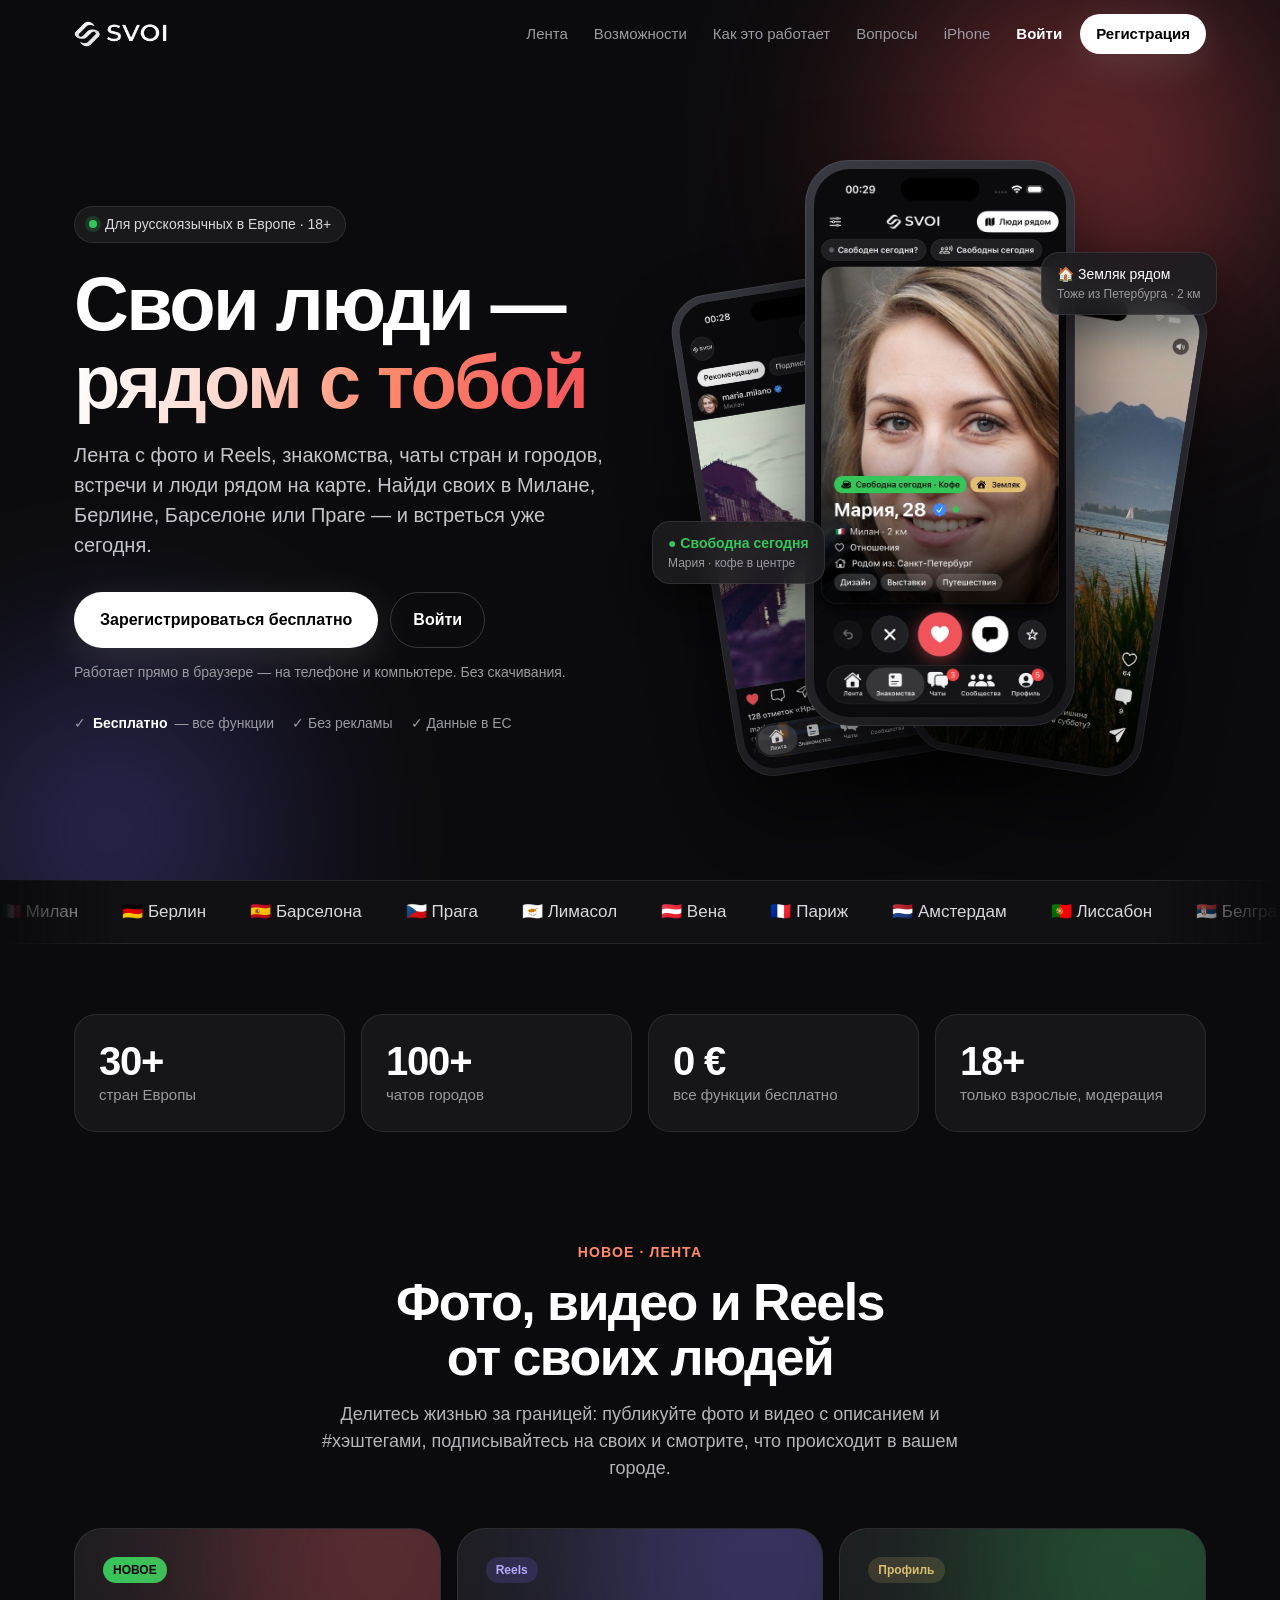
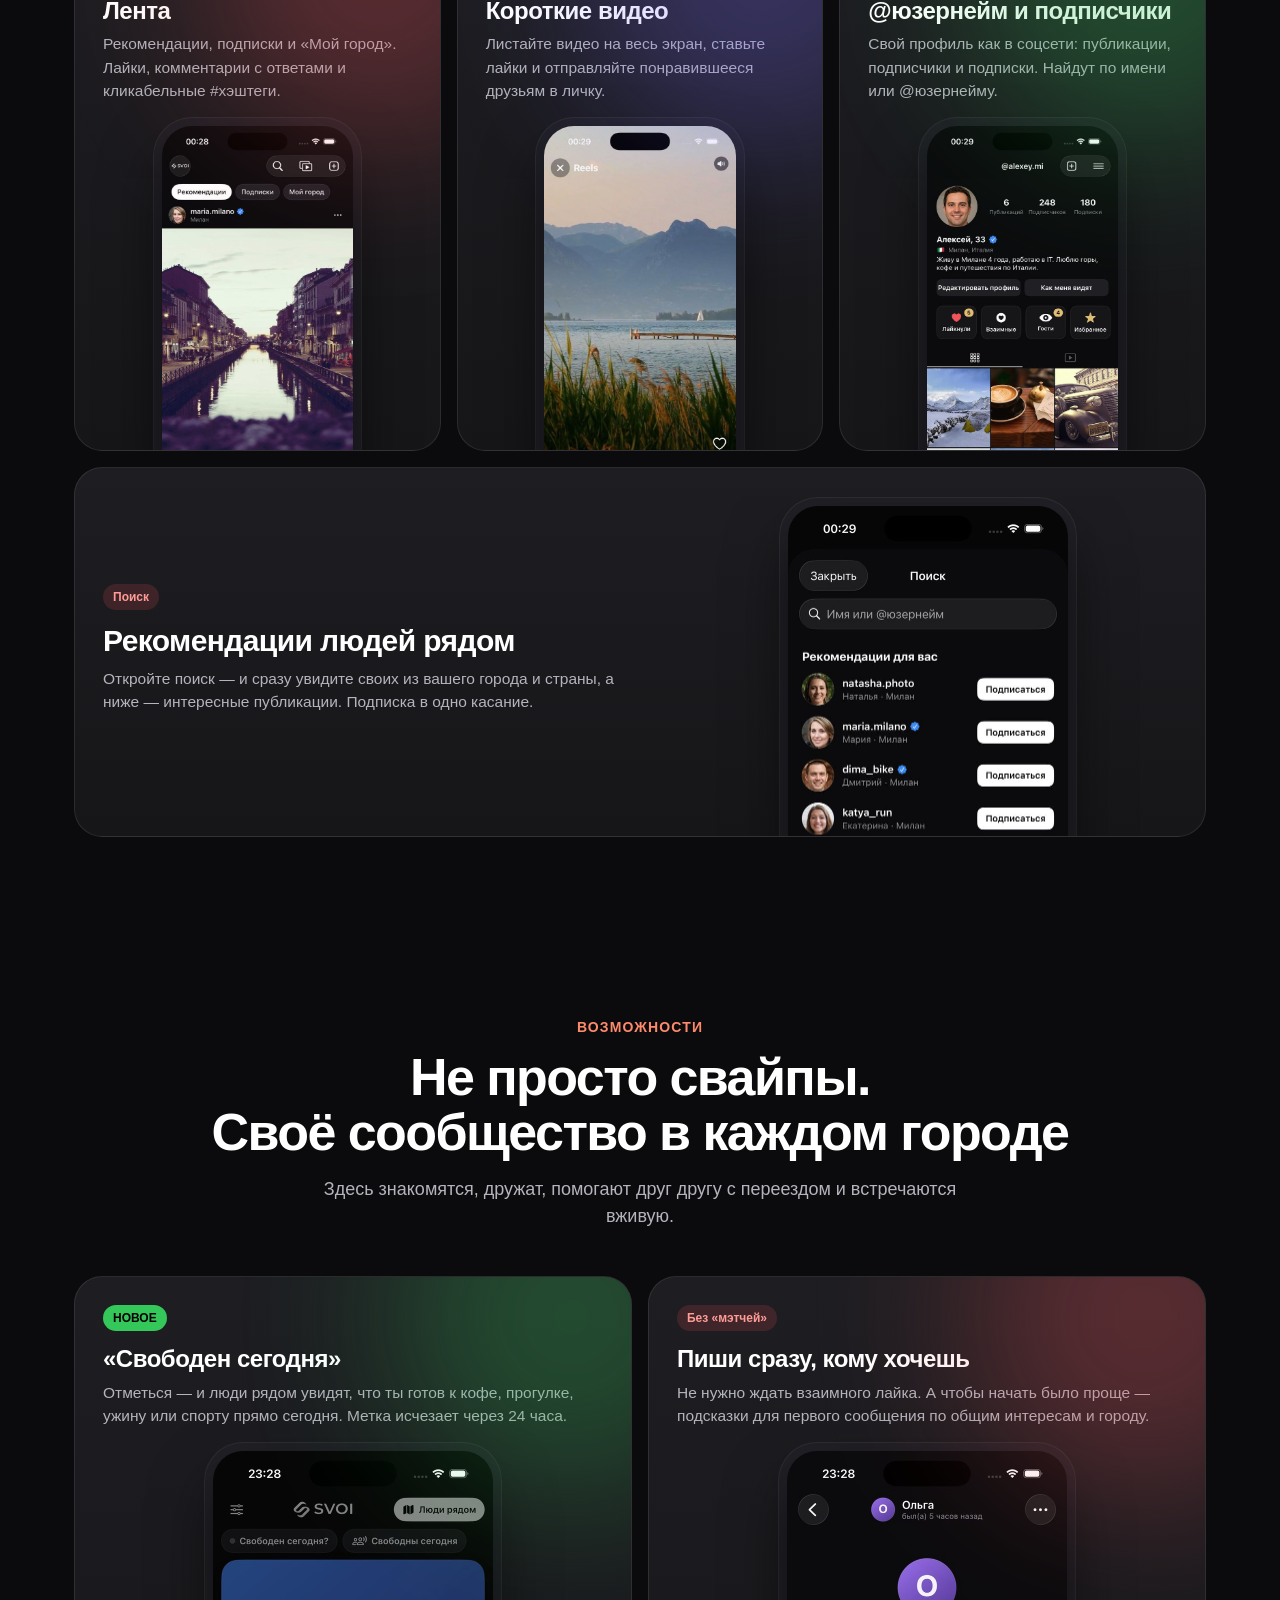
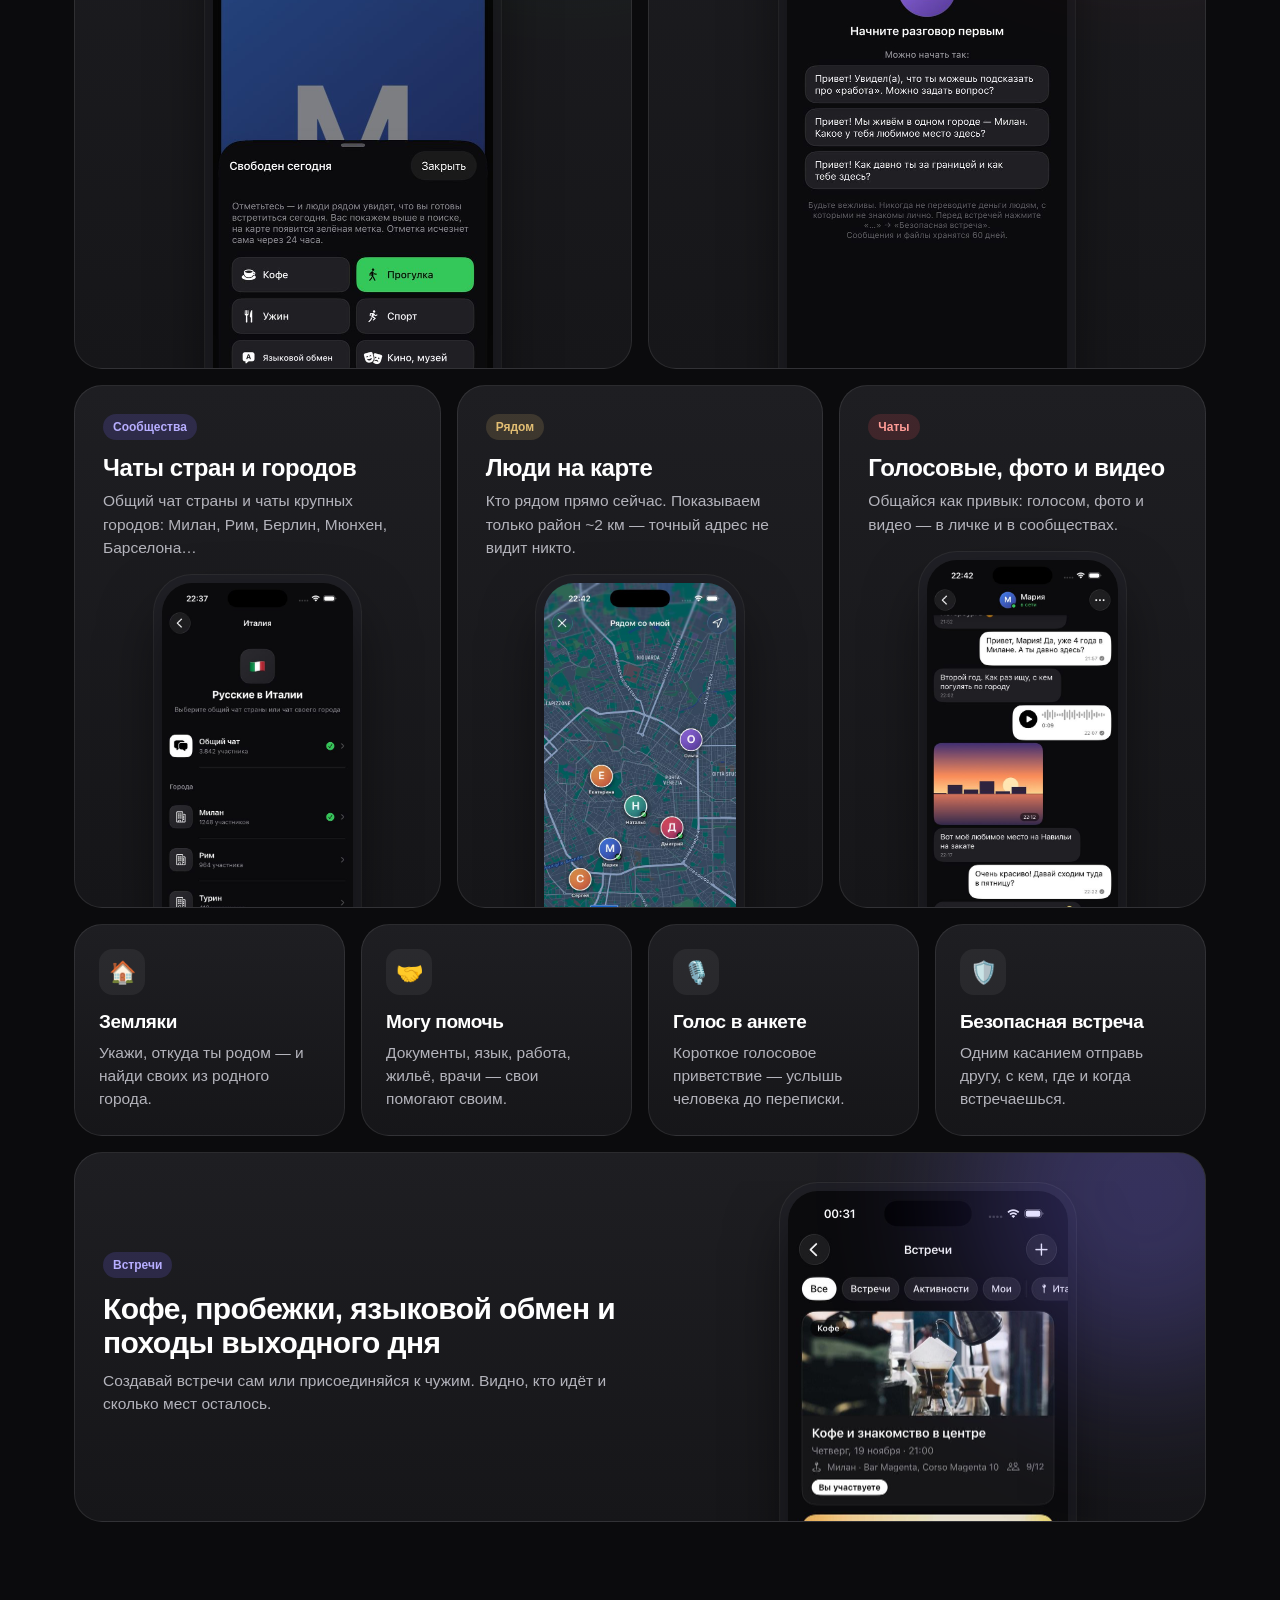
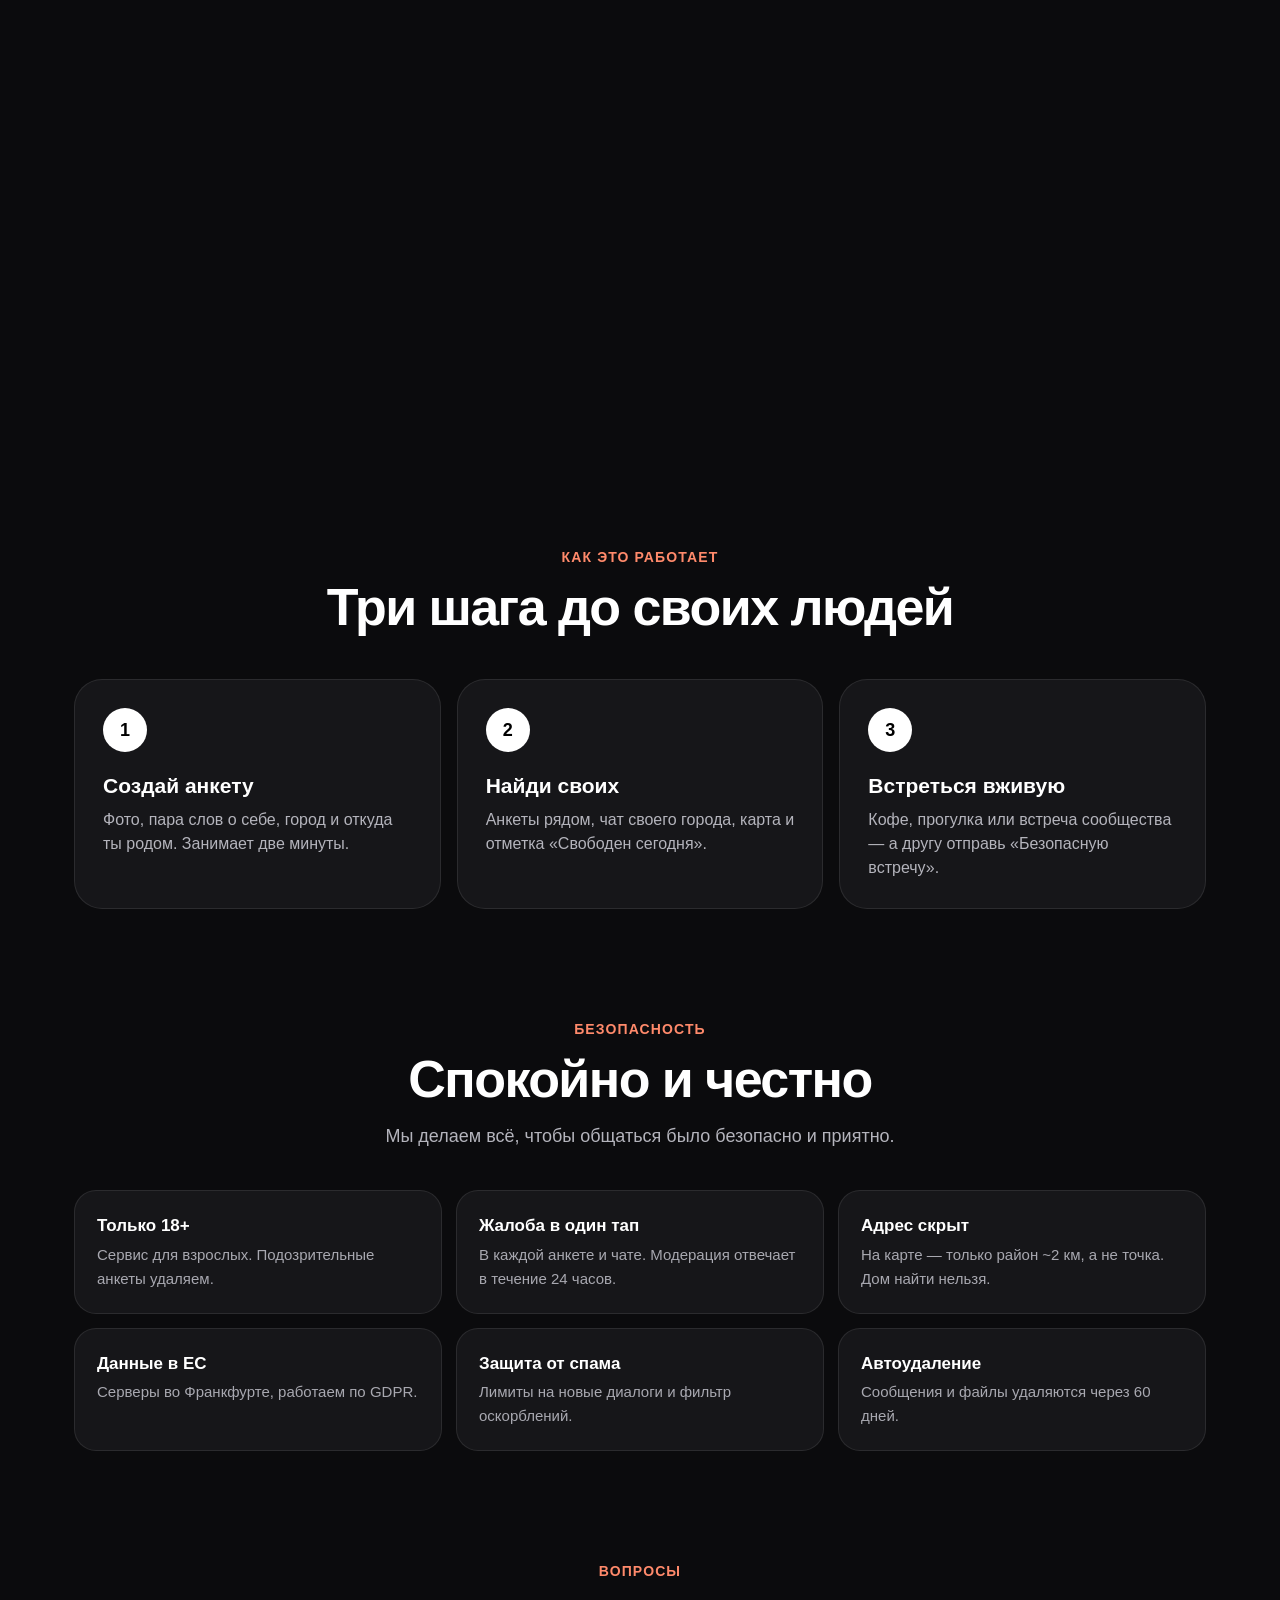
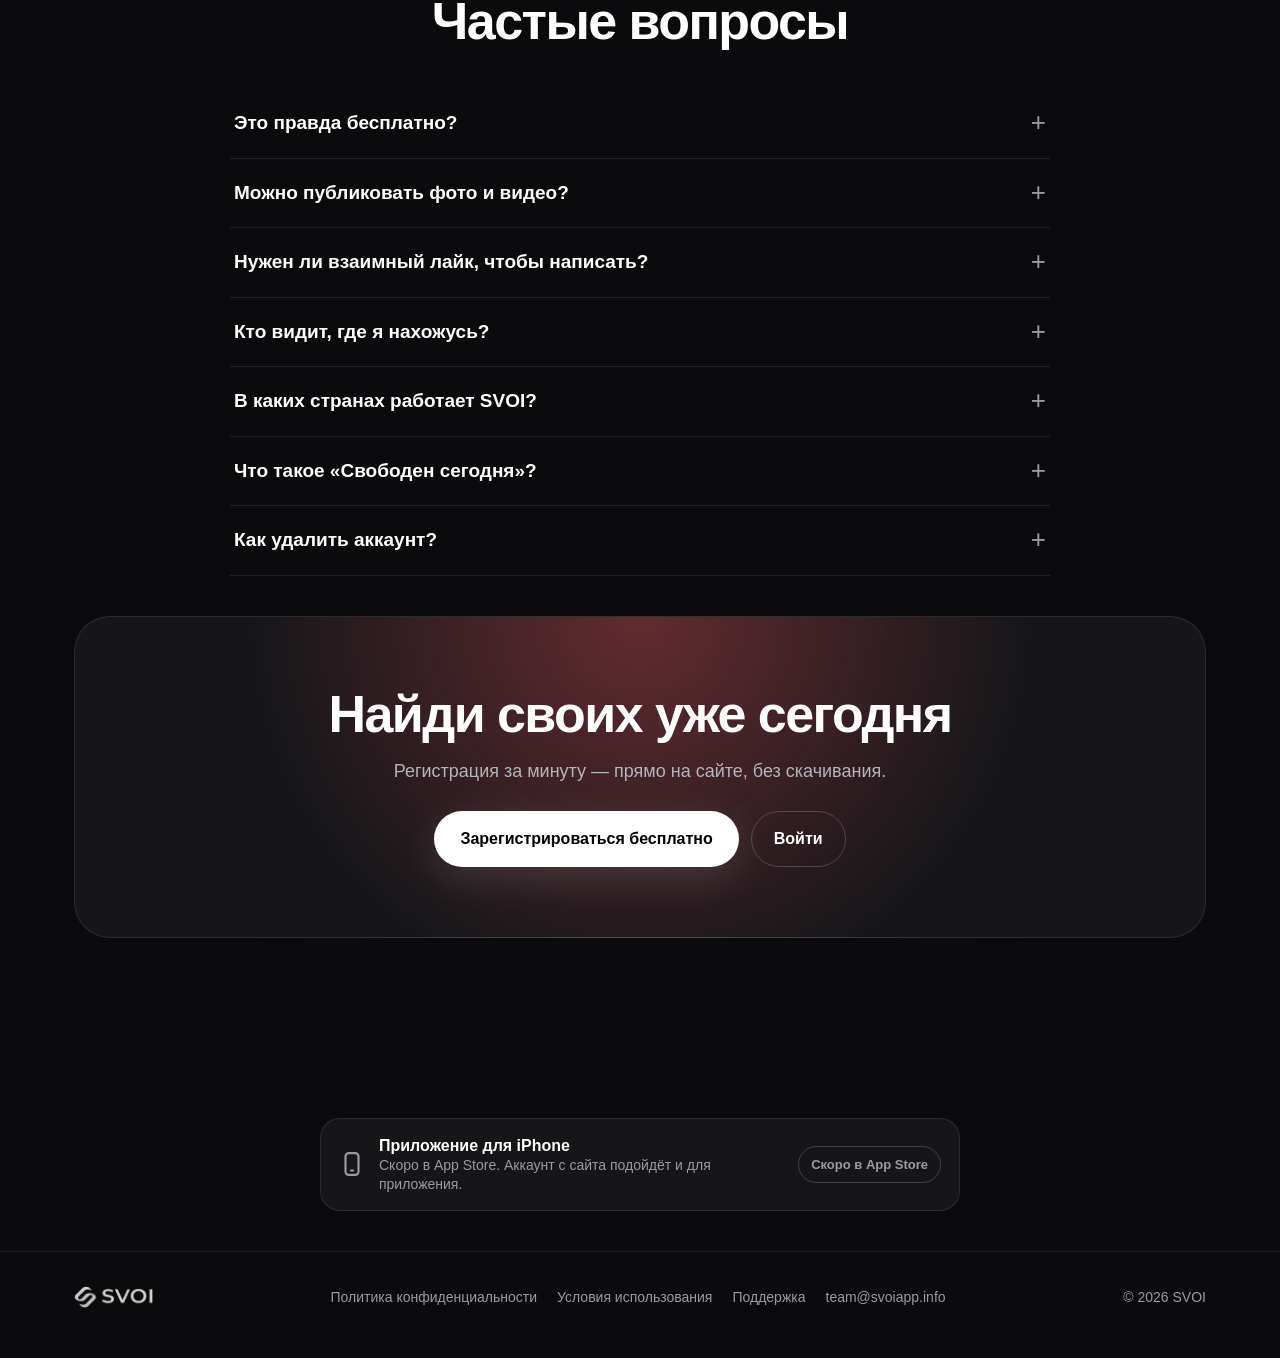
<file: index.html>
<!DOCTYPE html>
<html lang="ru">
<head>
<meta charset="utf-8">
<meta name="viewport" content="width=device-width,initial-scale=1,viewport-fit=cover">
<script>/* открыто с ярлыка на экране «Домой» — сразу в приложение; уже вошли — сразу на свою страницу (svoiapp.info/?site — показать сайт) */(function(){try{if((window.matchMedia&&matchMedia("(display-mode: standalone)").matches)||navigator.standalone===true){location.replace("/app/");return}if(/[?&]site\b/.test(location.search))return;var s=JSON.parse(localStorage.getItem("svoi-web-auth")||"null");if(s&&s.user&&s.refresh_token){location.replace("/app/#/me")}}catch(e){}})()</script>
<title>SVOI — свои люди в Европе</title>
<meta name="description" content="SVOI («Свои») — бесплатное приложение для русскоязычных в Европе: лента с фото и Reels, знакомства, чаты стран и городов, встречи, люди рядом на карте.">
<meta name="theme-color" content="#0b0b0d">
<meta property="og:type" content="website">
<meta property="og:url" content="https://svoiapp.info/">
<meta property="og:title" content="SVOI — свои люди в Европе">
<meta property="og:description" content="Лента, Reels, знакомства, чаты городов и встречи для русскоязычных в Европе. Бесплатно.">
<meta property="og:image" content="https://svoiapp.info/assets/og.jpg">
<meta name="twitter:card" content="summary_large_image">
<link rel="icon" href="/assets/svoi-symbol.png">
<link rel="apple-touch-icon" href="/assets/pwa/apple-touch-icon.png">
<link rel="manifest" href="/manifest.webmanifest">
<meta name="mobile-web-app-capable" content="yes">
<meta name="apple-mobile-web-app-capable" content="yes">
<meta name="apple-mobile-web-app-title" content="Свои">
<meta name="apple-mobile-web-app-status-bar-style" content="black-translucent">
<style>
:root{
  --bg:#0b0b0d;--bg2:#111114;--surface:#161619;--surface2:#1e1e22;--line:rgba(255,255,255,.09);
  --text:#fff;--muted:#9a9aa2;--dim:#62626a;--coral:#f2545b;--coral2:#ff8a6b;--green:#34c759;--gold:#e2be73;--violet:#7b6cff;
  --r:28px;--max:1180px;
}
*{box-sizing:border-box}
html{scroll-behavior:smooth}
body{margin:0;background:var(--bg);color:var(--text);font-family:-apple-system,BlinkMacSystemFont,"SF Pro Display","SF Pro Text","Segoe UI",Roboto,Helvetica,Arial,sans-serif;-webkit-font-smoothing:antialiased;overflow-x:hidden;line-height:1.5}
a{color:inherit}
img{display:block;max-width:100%}
.wrap{max-width:var(--max);margin:0 auto;padding:0 24px}

/* ---------- шапка ---------- */
.top{position:fixed;inset:0 0 auto 0;z-index:50;transition:background .3s,border-color .3s;border-bottom:1px solid transparent}
.top.scrolled{background:rgba(11,11,13,.72);backdrop-filter:saturate(160%) blur(18px);-webkit-backdrop-filter:saturate(160%) blur(18px);border-color:var(--line)}
.top .wrap{display:flex;align-items:center;justify-content:space-between;height:68px}
.top img{height:26px}
.top nav{display:flex;gap:26px;align-items:center}
.top nav a{color:var(--muted);text-decoration:none;font-size:15px;transition:color .2s}
.top nav a:hover{color:#fff}
.top nav a.btn,.top nav a.btn:hover{color:#000}
.top nav a.btn:hover{background:#ffe3dd}
.btn{display:inline-flex;align-items:center;gap:10px;border-radius:999px;font-weight:600;text-decoration:none;transition:transform .2s,box-shadow .2s,background .2s;white-space:nowrap}
.btn:hover{transform:translateY(-2px)}
.btn-white{background:#fff;color:#000;padding:15px 26px;font-size:16px;box-shadow:0 10px 40px rgba(255,255,255,.12)}
.btn-white:hover{box-shadow:0 14px 50px rgba(255,255,255,.22);background:#ffe9e4;color:#000}
.btn-ghost{color:#fff;padding:15px 22px;font-size:16px;border:1px solid rgba(255,255,255,.18)}
.btn-ghost:hover{background:rgba(255,255,255,.06)}
.btn-sm{padding:9px 16px;font-size:14px}
.btn svg{width:20px;height:20px}
@media(max-width:820px){.top nav a.hide-m{display:none}}
.auth-nav{display:inline-flex;gap:18px;align-items:center}
.top nav a.nav-login{color:#fff;font-weight:600}
.top nav a.nav-login:hover{color:#ffd9d2}
.auth-nav img{width:22px;height:22px;border-radius:50%;object-fit:cover}
@media(max-width:420px){.top nav{gap:16px}.auth-nav{gap:14px}.top img{height:22px}}

/* ---------- герой ---------- */
.hero{position:relative;padding:150px 0 90px;overflow:hidden}
.blob{position:absolute;border-radius:50%;filter:blur(90px);opacity:.55;pointer-events:none}
.b1{width:620px;height:620px;background:radial-gradient(circle,var(--coral) 0,transparent 65%);top:-160px;right:-120px;animation:drift 18s ease-in-out infinite}
.b2{width:540px;height:540px;background:radial-gradient(circle,var(--violet) 0,transparent 65%);bottom:-220px;left:-160px;opacity:.4;animation:drift 22s ease-in-out infinite reverse}
@keyframes drift{0%,100%{transform:translate(0,0)}50%{transform:translate(-60px,40px)}}
.hero .wrap{position:relative;display:grid;grid-template-columns:1.05fr 1fr;gap:40px;align-items:center}
.pill{display:inline-flex;align-items:center;gap:8px;padding:7px 14px;border-radius:999px;background:rgba(255,255,255,.06);border:1px solid var(--line);color:#d8d8de;font-size:14px}
.pill i{width:8px;height:8px;border-radius:50%;background:var(--green);box-shadow:0 0 0 4px rgba(52,199,89,.18);animation:pulse 2s infinite}
@keyframes pulse{0%,100%{box-shadow:0 0 0 4px rgba(52,199,89,.18)}50%{box-shadow:0 0 0 8px rgba(52,199,89,.05)}}
h1{font-size:clamp(42px,6vw,76px);line-height:1.02;letter-spacing:-.035em;margin:22px 0 20px;font-weight:800}
.grad{background:linear-gradient(100deg,#fff 0%,#ffd2c7 35%,var(--coral2) 60%,var(--coral) 100%);-webkit-background-clip:text;background-clip:text;color:transparent}
.lead{font-size:clamp(17px,1.6vw,20px);color:#c4c4cc;max-width:540px;margin:0 0 32px}
.cta{display:flex;flex-wrap:wrap;gap:12px}
.trust{display:flex;flex-wrap:wrap;gap:18px;margin-top:30px;color:var(--muted);font-size:14px}
.trust span{display:inline-flex;align-items:center;gap:7px}
.trust b{color:#fff;font-weight:600}

.phones{position:relative;height:640px}
.phone{position:absolute;width:270px;border-radius:44px;padding:9px;background:linear-gradient(145deg,#3a3a42,#17171b);box-shadow:0 40px 90px rgba(0,0,0,.6),inset 0 0 0 1px rgba(255,255,255,.08);transition:transform .6s cubic-bezier(.2,.8,.2,1)}
.phone img{border-radius:36px;width:100%}
.phone.p1{left:50%;top:10px;margin-left:-135px;z-index:3;animation:float 7s ease-in-out infinite}
.phone.p2{left:2%;top:90px;z-index:2;transform:rotate(-9deg) scale(.86);opacity:.92}
.phone.p3{right:2%;top:90px;z-index:2;transform:rotate(9deg) scale(.86);opacity:.92}
@keyframes float{0%,100%{transform:translateY(0)}50%{transform:translateY(-14px)}}
.bubble{position:absolute;z-index:4;background:rgba(30,30,34,.85);backdrop-filter:blur(12px);-webkit-backdrop-filter:blur(12px);border:1px solid var(--line);border-radius:18px;padding:11px 15px;font-size:14px;box-shadow:0 18px 40px rgba(0,0,0,.45);animation:float 6s ease-in-out infinite}
.bubble small{display:block;color:var(--muted);font-size:12px}
.bu1{left:-4%;top:58%;animation-delay:-2s}
.bu2{right:-2%;top:16%;animation-delay:-4s}
.bu1 b{color:var(--green)}

@media(max-width:960px){
  .hero{padding-top:120px}
  .hero .wrap{grid-template-columns:1fr;text-align:center}
  .lead{margin-left:auto;margin-right:auto}
  .cta,.trust{justify-content:center}
  .phones{height:560px;max-width:520px;margin:10px auto 0;width:100%}
  .phone{width:230px}.phone.p1{margin-left:-115px}
  .bu1{left:0}.bu2{right:0}
}
@media(max-width:520px){.phone.p2,.phone.p3{display:none}.bubble{font-size:13px}}

/* ---------- бегущая строка ---------- */
.marquee{border-block:1px solid var(--line);background:var(--bg2);overflow:hidden;padding:18px 0;mask-image:linear-gradient(90deg,transparent,#000 10%,#000 90%,transparent);-webkit-mask-image:linear-gradient(90deg,transparent,#000 10%,#000 90%,transparent)}
.track{display:flex;gap:44px;width:max-content;animation:scroll 48s linear infinite;color:#d8d8de;font-size:17px;font-weight:500}
.track span{white-space:nowrap}
@keyframes scroll{to{transform:translateX(-50%)}}

/* ---------- цифры ---------- */
.stats{display:grid;grid-template-columns:repeat(4,1fr);gap:16px;padding:70px 0 20px}
.stat{padding:24px;border-radius:22px;background:var(--surface);border:1px solid var(--line)}
.stat b{display:block;font-size:40px;letter-spacing:-.03em;line-height:1.1}
.stat span{color:var(--muted);font-size:15px}
@media(max-width:820px){.stats{grid-template-columns:repeat(2,1fr)}}

/* ---------- разделы ---------- */
section.block{padding:90px 0}
.eyebrow{color:var(--coral2);font-weight:600;font-size:14px;letter-spacing:.08em;text-transform:uppercase}
h2{font-size:clamp(32px,4.2vw,52px);line-height:1.06;letter-spacing:-.03em;margin:12px 0 16px;font-weight:800}
.sub{color:#b4b4bc;font-size:18px;max-width:640px}
.center{text-align:center}.center .sub{margin:0 auto}

.bento{display:grid;grid-template-columns:repeat(6,1fr);gap:16px;margin-top:46px}
.card{position:relative;overflow:hidden;border-radius:var(--r);background:linear-gradient(180deg,var(--surface2),var(--surface));border:1px solid var(--line);padding:28px;transition:transform .35s,border-color .35s}
.card:hover{transform:translateY(-4px);border-color:rgba(255,255,255,.18)}
.card h3{font-size:24px;letter-spacing:-.02em;margin:0 0 8px;line-height:1.15}
.card p{color:#b4b4bc;margin:0;font-size:15.5px}
.card .shot{margin:24px auto -120px;width:62%;max-width:280px;border-radius:30px;box-shadow:0 30px 60px rgba(0,0,0,.55),0 0 0 8px #202026,0 0 0 9px rgba(255,255,255,.08)}
.c-wide{grid-column:span 3}.c-third{grid-column:span 2}.c-full{grid-column:span 6}
.tag{display:inline-block;font-size:12px;font-weight:700;padding:4px 10px;border-radius:999px;margin-bottom:14px}
.t-new{background:var(--green);color:#000}.t-coral{background:rgba(242,84,91,.16);color:#ff9c96}.t-gold{background:rgba(226,190,115,.16);color:var(--gold)}.t-violet{background:rgba(123,108,255,.18);color:#b7aeff}
.glow-green::after,.glow-coral::after,.glow-violet::after{content:"";position:absolute;width:360px;height:360px;border-radius:50%;filter:blur(80px);opacity:.28;right:-120px;top:-140px;pointer-events:none}
.glow-green::after{background:var(--green)}.glow-coral::after{background:var(--coral)}.glow-violet::after{background:var(--violet)}
.mini{display:grid;grid-template-columns:repeat(4,1fr);gap:16px;margin-top:16px}
.mini .card{padding:24px}
.mini .ico{width:46px;height:46px;border-radius:14px;display:grid;place-items:center;font-size:22px;margin-bottom:16px;background:rgba(255,255,255,.06)}
.mini h3{font-size:19px}
@media(max-width:960px){.bento{grid-template-columns:1fr}.c-wide,.c-third,.c-full{grid-column:span 1}.mini{grid-template-columns:repeat(2,1fr)}}
@media(max-width:520px){.mini{grid-template-columns:1fr}}

.c-events{display:grid;grid-template-columns:1.1fr 1fr;gap:30px;align-items:end;padding-bottom:0}
.c-events>div:first-child{padding-bottom:34px;align-self:center}
.c-events h3{font-size:30px}
.c-events .shotbox{height:340px;overflow:hidden}
.c-events .shot{margin:10px auto 0;width:66%}
@media(max-width:960px){.c-events{grid-template-columns:1fr}.c-events>div:first-child{padding-bottom:0}.c-events h3{font-size:24px}}

/* сравнение */
.compare{display:grid;grid-template-columns:1fr 1fr;gap:16px;margin-top:40px}
.compare .card ul{list-style:none;padding:0;margin:14px 0 0}
.compare li{padding:9px 0;border-top:1px solid var(--line);color:#c8c8d0;font-size:15.5px;display:flex;gap:10px}
.compare li:first-child{border-top:0}
.compare .us{border-color:rgba(242,84,91,.35);background:linear-gradient(180deg,rgba(242,84,91,.10),var(--surface))}
@media(max-width:820px){.compare{grid-template-columns:1fr}}

/* шаги */
.steps{display:grid;grid-template-columns:repeat(3,1fr);gap:16px;margin-top:44px;counter-reset:s}
.step{padding:28px;border-radius:var(--r);border:1px solid var(--line);background:var(--surface)}
.step::before{counter-increment:s;content:counter(s);display:grid;place-items:center;width:44px;height:44px;border-radius:50%;background:#fff;color:#000;font-weight:800;font-size:18px;margin-bottom:18px}
.step h3{margin:0 0 6px;font-size:21px}.step p{margin:0;color:#b4b4bc}
@media(max-width:820px){.steps{grid-template-columns:1fr}}

/* безопасность */
.safe{display:grid;grid-template-columns:repeat(3,1fr);gap:14px;margin-top:40px}
.safe div{padding:22px;border-radius:22px;background:var(--surface);border:1px solid var(--line)}
.safe b{display:block;font-size:17px;margin-bottom:4px}.safe span{color:#a8a8b0;font-size:15px}
@media(max-width:820px){.safe{grid-template-columns:1fr}}

/* вопросы */
.faq{max-width:820px;margin:40px auto 0}
details{border-bottom:1px solid var(--line);padding:20px 4px}
summary{cursor:pointer;list-style:none;font-size:19px;font-weight:600;display:flex;justify-content:space-between;gap:20px}
summary::-webkit-details-marker{display:none}
summary::after{content:"+";font-weight:400;font-size:26px;line-height:1;color:var(--muted);transition:transform .25s}
details[open] summary::after{transform:rotate(45deg)}
details p{color:#b4b4bc;margin:12px 0 0;font-size:16px}

/* финальный блок */
.final{position:relative;overflow:hidden;border-radius:36px;padding:70px 30px;text-align:center;background:radial-gradient(circle at 50% 0,rgba(242,84,91,.35),transparent 60%),var(--surface);border:1px solid var(--line);margin:40px 0 90px}
.final h2{margin-top:0}
.final .cta{justify-content:center;margin-top:26px}

footer{border-top:1px solid var(--line);padding:34px 0 50px;color:var(--muted);font-size:14px}
footer .wrap{display:flex;flex-wrap:wrap;justify-content:space-between;gap:16px;align-items:center}
footer nav{display:flex;flex-wrap:wrap;gap:20px}
footer a{color:var(--muted);text-decoration:none}footer a:hover{color:#fff}
footer img{height:22px;opacity:.85}

/* появление при прокрутке */
.reveal{opacity:0;transform:translateY(28px);transition:opacity .8s ease,transform .8s cubic-bezier(.2,.8,.2,1)}
.reveal.in{opacity:1;transform:none}
.d1{transition-delay:.08s}.d2{transition-delay:.16s}.d3{transition-delay:.24s}
@media (prefers-reduced-motion:reduce){*,*::before,*::after{animation:none!important;transition:none!important}.reveal{opacity:1;transform:none}}

/* «Установить на главный экран» */
html{overflow-x:hidden}
.install-card{position:fixed;left:10px;right:10px;bottom:calc(12px + env(safe-area-inset-bottom,0px));z-index:90;max-width:520px;margin:0 auto;display:flex;align-items:center;gap:10px;padding:10px 10px 10px 12px;background:rgba(30,30,34,.97);-webkit-backdrop-filter:blur(18px);backdrop-filter:blur(18px);border:1px solid rgba(255,255,255,.14);border-radius:18px;box-shadow:0 14px 44px rgba(0,0,0,.55);animation:igup .35s ease}

.install-card[hidden]{display:none}
@keyframes igup{from{transform:translateY(24px);opacity:0}}
.install-card img{width:44px;height:44px;border-radius:11px;flex:none}
.install-card .txt{flex:1;min-width:0;display:flex;flex-direction:column;line-height:1.25}
.install-card .txt b{font-size:15px;white-space:nowrap;overflow:hidden;text-overflow:ellipsis}
.install-card .txt span{font-size:12.5px;color:var(--muted)}
.install-card .go{flex:none;height:36px;padding:0 14px;border-radius:999px;background:#fff;color:#000;font:inherit;font-weight:600;font-size:14px;border:0;display:inline-flex;align-items:center}
.install-card .x{position:absolute;top:-9px;right:-7px;width:26px;height:26px;border-radius:50%;background:#3a3a40;color:#fff;border:1px solid rgba(255,255,255,.14);font-size:17px;line-height:1;display:flex;align-items:center;justify-content:center;padding:0}

.cta-note{color:var(--muted);font-size:14px;margin:14px 0 0}
.iphone-soon{padding:0 0 40px}
.soon-card{display:flex;align-items:center;gap:14px;max-width:640px;margin:0 auto;padding:16px 18px;border-radius:20px;background:var(--surface);border:1px solid var(--line)}
.soon-card>svg{width:26px;height:26px;flex:none;color:var(--muted)}
.soon-card div{flex:1;min-width:0;display:flex;flex-direction:column;line-height:1.35}
.soon-card div span{color:var(--muted);font-size:14px}
.soon-badge{flex:none;font-size:13px;font-weight:600;padding:8px 12px;border-radius:999px;border:1px solid rgba(255,255,255,.18);color:var(--muted);white-space:nowrap}
@media(max-width:560px){.soon-card{flex-wrap:wrap}.soon-card div{flex:1 1 calc(100% - 46px)}.soon-badge{margin-left:40px}.hero .cta .btn,.final .cta .btn{width:100%;max-width:340px;justify-content:center;text-align:center}}
</style>
</head>
<body>

<header class="top" id="top">
  <div class="wrap">
    <a href="/" aria-label="SVOI — на главную"><img src="/assets/svoi-logo.png" alt="SVOI"></a>
    <nav>
      <a class="hide-m" href="#feed">Лента</a>
      <a class="hide-m" href="#features">Возможности</a>
      <a class="hide-m" href="#how">Как это работает</a>
      <a class="hide-m" href="#faq">Вопросы</a>
      <a class="hide-m" href="#iphone">iPhone</a>
      <span class="auth-nav" id="authNav">
        <a class="nav-login" href="/app/#/login">Войти</a>
        <a class="btn btn-white btn-sm" href="/app/#/signup">Регистрация</a>
      </span>
    </nav>
  </div>
</header>

<main>
<section class="hero">
  <div class="blob b1"></div><div class="blob b2"></div>
  <div class="wrap">
    <div>
      <span class="pill reveal"><i></i>Для русскоязычных в Европе · 18+</span>
      <h1 class="reveal d1">Свои люди —<br><span class="grad">рядом с тобой</span></h1>
      <p class="lead reveal d2">Лента с фото и Reels, знакомства, чаты стран и городов, встречи и люди рядом на карте. Найди своих в Милане, Берлине, Барселоне или Праге — и встреться уже сегодня.</p>
      <div class="cta reveal d3">
        <a class="btn btn-white web-signup" href="/app/#/signup">Зарегистрироваться бесплатно</a>
        <a class="btn btn-ghost web-login" href="/app/#/login">Войти</a>
      </div>
      <p class="cta-note reveal d3">Работает прямо в браузере — на телефоне и компьютере. Без скачивания.</p>
      <div class="trust reveal d3">
        <span>✓ <b>Бесплатно</b> — все функции</span>
        <span>✓ Без рекламы</span>
        <span>✓ Данные в ЕС</span>
      </div>
    </div>
    <div class="phones" id="phones" aria-hidden="true">
      <div class="phone p2"><img src="/assets/s-feed.jpg" alt="" loading="eager"></div>
      <div class="phone p1"><img src="/assets/s-discover.jpg" alt="" loading="eager"></div>
      <div class="phone p3"><img src="/assets/s-reels.jpg" alt="" loading="eager"></div>
      <div class="bubble bu1"><b>● Свободна сегодня</b><small>Мария · кофе в центре</small></div>
      <div class="bubble bu2">🏠 Земляк рядом<small>Тоже из Петербурга · 2 км</small></div>
    </div>
  </div>
</section>

<div class="marquee" aria-label="Города">
  <div class="track">
    <span>🇮🇹 Милан</span><span>🇩🇪 Берлин</span><span>🇪🇸 Барселона</span><span>🇨🇿 Прага</span><span>🇨🇾 Лимасол</span><span>🇦🇹 Вена</span><span>🇫🇷 Париж</span><span>🇳🇱 Амстердам</span><span>🇵🇹 Лиссабон</span><span>🇷🇸 Белград</span><span>🇲🇪 Будва</span><span>🇵🇱 Варшава</span><span>🇬🇷 Афины</span><span>🇫🇮 Хельсинки</span><span>🇮🇹 Рим</span><span>🇩🇪 Мюнхен</span><span>🇪🇸 Валенсия</span><span>🇱🇻 Рига</span>
    <span>🇮🇹 Милан</span><span>🇩🇪 Берлин</span><span>🇪🇸 Барселона</span><span>🇨🇿 Прага</span><span>🇨🇾 Лимасол</span><span>🇦🇹 Вена</span><span>🇫🇷 Париж</span><span>🇳🇱 Амстердам</span><span>🇵🇹 Лиссабон</span><span>🇷🇸 Белград</span><span>🇲🇪 Будва</span><span>🇵🇱 Варшава</span><span>🇬🇷 Афины</span><span>🇫🇮 Хельсинки</span><span>🇮🇹 Рим</span><span>🇩🇪 Мюнхен</span><span>🇪🇸 Валенсия</span><span>🇱🇻 Рига</span>
  </div>
</div>

<div class="wrap">
  <div class="stats">
    <div class="stat reveal"><b>30+</b><span>стран Европы</span></div>
    <div class="stat reveal d1"><b>100+</b><span>чатов городов</span></div>
    <div class="stat reveal d2"><b>0 €</b><span>все функции бесплатно</span></div>
    <div class="stat reveal d3"><b>18+</b><span>только взрослые, модерация</span></div>
  </div>
</div>

<section class="block" id="feed">
  <div class="wrap">
    <div class="center reveal">
      <div class="eyebrow">Новое · Лента</div>
      <h2>Фото, видео и Reels<br>от своих людей</h2>
      <p class="sub">Делитесь жизнью за границей: публикуйте фото и видео с описанием и #хэштегами, подписывайтесь на своих и смотрите, что происходит в вашем городе.</p>
    </div>

    <div class="bento">
      <div class="card c-third glow-coral reveal">
        <span class="tag t-new">НОВОЕ</span>
        <h3>Лента</h3>
        <p>Рекомендации, подписки и «Мой город». Лайки, комментарии с ответами и кликабельные #хэштеги.</p>
        <img class="shot" src="/assets/s-feed.jpg" alt="Лента публикаций" loading="lazy">
      </div>
      <div class="card c-third glow-violet reveal d1">
        <span class="tag t-violet">Reels</span>
        <h3>Короткие видео</h3>
        <p>Листайте видео на весь экран, ставьте лайки и отправляйте понравившееся друзьям в личку.</p>
        <img class="shot" src="/assets/s-reels.jpg" alt="Reels" loading="lazy">
      </div>
      <div class="card c-third glow-green reveal d2">
        <span class="tag t-gold">Профиль</span>
        <h3>@юзернейм и подписчики</h3>
        <p>Свой профиль как в соцсети: публикации, подписчики и подписки. Найдут по имени или @юзернейму.</p>
        <img class="shot" src="/assets/s-profile.jpg" alt="Профиль с публикациями" loading="lazy">
      </div>
      <div class="card c-full c-events reveal">
        <div>
          <span class="tag t-coral">Поиск</span>
          <h3>Рекомендации людей рядом</h3>
          <p>Откройте поиск — и сразу увидите своих из вашего города и страны, а ниже — интересные публикации. Подписка в одно касание.</p>
        </div>
        <div class="shotbox"><img class="shot" src="/assets/s-search.jpg" alt="Поиск и рекомендации" loading="lazy"></div>
      </div>
    </div>
  </div>
</section>

<section class="block" id="features">
  <div class="wrap">
    <div class="center reveal">
      <div class="eyebrow">Возможности</div>
      <h2>Не просто свайпы.<br>Своё сообщество в каждом городе</h2>
      <p class="sub">Здесь знакомятся, дружат, помогают друг другу с переездом и встречаются вживую.</p>
    </div>

    <div class="bento">
      <div class="card c-wide glow-green reveal">
        <span class="tag t-new">НОВОЕ</span>
        <h3>«Свободен сегодня»</h3>
        <p>Отметься — и люди рядом увидят, что ты готов к кофе, прогулке, ужину или спорту прямо сегодня. Метка исчезает через 24 часа.</p>
        <img class="shot" src="/assets/s-free.jpg" alt="Экран «Свободен сегодня»" loading="lazy">
      </div>
      <div class="card c-wide glow-coral reveal d1">
        <span class="tag t-coral">Без «мэтчей»</span>
        <h3>Пиши сразу, кому хочешь</h3>
        <p>Не нужно ждать взаимного лайка. А чтобы начать было проще — подсказки для первого сообщения по общим интересам и городу.</p>
        <img class="shot" src="/assets/s-icebreakers.jpg" alt="Подсказки для первого сообщения" loading="lazy">
      </div>
      <div class="card c-third reveal">
        <span class="tag t-violet">Сообщества</span>
        <h3>Чаты стран и городов</h3>
        <p>Общий чат страны и чаты крупных городов: Милан, Рим, Берлин, Мюнхен, Барселона…</p>
        <img class="shot" src="/assets/s-italy.jpg" alt="Чаты городов Италии" loading="lazy">
      </div>
      <div class="card c-third reveal d1">
        <span class="tag t-gold">Рядом</span>
        <h3>Люди на карте</h3>
        <p>Кто рядом прямо сейчас. Показываем только район ~2 км — точный адрес не видит никто.</p>
        <img class="shot" src="/assets/s-map.jpg" alt="Карта людей рядом" loading="lazy">
      </div>
      <div class="card c-third reveal d2">
        <span class="tag t-coral">Чаты</span>
        <h3>Голосовые, фото и видео</h3>
        <p>Общайся как привык: голосом, фото и видео — в личке и в сообществах.</p>
        <img class="shot" src="/assets/s-chat.jpg" alt="Голосовые и фото в чате" loading="lazy">
      </div>
    </div>

    <div class="mini">
      <div class="card reveal"><div class="ico">🏠</div><h3>Земляки</h3><p>Укажи, откуда ты родом — и найди своих из родного города.</p></div>
      <div class="card reveal d1"><div class="ico">🤝</div><h3>Могу помочь</h3><p>Документы, язык, работа, жильё, врачи — свои помогают своим.</p></div>
      <div class="card reveal d2"><div class="ico">🎙️</div><h3>Голос в анкете</h3><p>Короткое голосовое приветствие — услышь человека до переписки.</p></div>
      <div class="card reveal d3"><div class="ico">🛡️</div><h3>Безопасная встреча</h3><p>Одним касанием отправь другу, с кем, где и когда встречаешься.</p></div>
    </div>

    <div class="bento" style="margin-top:16px">
      <div class="card c-full c-events glow-violet reveal">
        <div>
          <span class="tag t-violet">Встречи</span>
          <h3>Кофе, пробежки, языковой обмен и походы выходного дня</h3>
          <p>Создавай встречи сам или присоединяйся к чужим. Видно, кто идёт и сколько мест осталось.</p>
        </div>
        <div class="shotbox"><img class="shot" src="/assets/s-events.jpg" alt="Встречи" loading="lazy"></div>
      </div>
    </div>
  </div>
</section>

<section class="block" style="padding-top:20px">
  <div class="wrap">
    <div class="center reveal">
      <div class="eyebrow">Почему SVOI</div>
      <h2>Чем мы отличаемся</h2>
    </div>
    <div class="compare">
      <div class="card reveal">
        <h3>Обычные приложения знакомств</h3>
        <ul>
          <li>✕ Пишешь только после взаимного лайка</li>
          <li>✕ Главные функции — за подписку</li>
          <li>✕ Нет сообществ и чатов города</li>
          <li>✕ Не про жизнь за границей</li>
        </ul>
      </div>
      <div class="card us reveal d1">
        <h3>SVOI</h3>
        <ul>
          <li>✓ Пиши любому сразу</li>
          <li>✓ Все функции бесплатны</li>
          <li>✓ Чаты стран и городов, встречи, карта</li>
          <li>✓ Земляки и помощь с переездом</li>
        </ul>
      </div>
    </div>
  </div>
</section>

<section class="block" id="how" style="padding-top:30px">
  <div class="wrap">
    <div class="center reveal">
      <div class="eyebrow">Как это работает</div>
      <h2>Три шага до своих людей</h2>
    </div>
    <div class="steps">
      <div class="step reveal"><h3>Создай анкету</h3><p>Фото, пара слов о себе, город и откуда ты родом. Занимает две минуты.</p></div>
      <div class="step reveal d1"><h3>Найди своих</h3><p>Анкеты рядом, чат своего города, карта и отметка «Свободен сегодня».</p></div>
      <div class="step reveal d2"><h3>Встреться вживую</h3><p>Кофе, прогулка или встреча сообщества — а другу отправь «Безопасную встречу».</p></div>
    </div>
  </div>
</section>

<section class="block" style="padding-top:20px">
  <div class="wrap">
    <div class="center reveal">
      <div class="eyebrow">Безопасность</div>
      <h2>Спокойно и честно</h2>
      <p class="sub">Мы делаем всё, чтобы общаться было безопасно и приятно.</p>
    </div>
    <div class="safe">
      <div class="reveal"><b>Только 18+</b><span>Сервис для взрослых. Подозрительные анкеты удаляем.</span></div>
      <div class="reveal d1"><b>Жалоба в один тап</b><span>В каждой анкете и чате. Модерация отвечает в течение 24 часов.</span></div>
      <div class="reveal d2"><b>Адрес скрыт</b><span>На карте — только район ~2 км, а не точка. Дом найти нельзя.</span></div>
      <div class="reveal"><b>Данные в ЕС</b><span>Серверы во Франкфурте, работаем по GDPR.</span></div>
      <div class="reveal d1"><b>Защита от спама</b><span>Лимиты на новые диалоги и фильтр оскорблений.</span></div>
      <div class="reveal d2"><b>Автоудаление</b><span>Сообщения и файлы удаляются через 60 дней.</span></div>
    </div>
  </div>
</section>

<section class="block" id="faq" style="padding-top:20px">
  <div class="wrap">
    <div class="center reveal">
      <div class="eyebrow">Вопросы</div>
      <h2>Частые вопросы</h2>
    </div>
    <div class="faq">
      <details class="reveal"><summary>Это правда бесплатно?</summary><p>Да. Все функции — лента и Reels, знакомства, чаты, карта, встречи, голосовые — бесплатны. Подписок нет.</p></details>
      <details class="reveal"><summary>Можно публиковать фото и видео?</summary><p>Да. В ленте можно выкладывать до 20 фото или видео с описанием и #хэштегами — публикация появляется сразу. Можно ставить лайки, комментировать, отвечать на комментарии и делиться постами в личку. На любую публикацию можно пожаловаться, а автора — заблокировать.</p></details>
      <details class="reveal"><summary>Нужен ли взаимный лайк, чтобы написать?</summary><p>Нет. Написать можно любому сразу. Если хотите, в настройках можно разрешить сообщения только от взаимных симпатий.</p></details>
      <details class="reveal"><summary>Кто видит, где я нахожусь?</summary><p>Никто не видит точный адрес. Другие видят город и примерное расстояние, а на карте — только район размером около 2 км. Геолокацию можно выключить.</p></details>
      <details class="reveal"><summary>В каких странах работает SVOI?</summary><p>По всей Европе: Италия, Германия, Испания, Франция, Чехия, Кипр, Португалия, Сербия, Черногория, Польша и другие — больше 30 стран и 100 городских чатов.</p></details>
      <details class="reveal"><summary>Что такое «Свободен сегодня»?</summary><p>Это отметка на 24 часа: вы показываете, что готовы сегодня к кофе, прогулке, ужину или спорту. Таких людей видно первыми в поиске и на карте.</p></details>
      <details class="reveal"><summary>Как удалить аккаунт?</summary><p>Профиль → Настройки → Удалить аккаунт. Анкета, фото, публикации и сообщения удаляются сразу. Вопросы — на <a href="mailto:team@svoiapp.info">team@svoiapp.info</a>.</p></details>
    </div>

    <div class="final reveal">
      <h2>Найди своих уже сегодня</h2>
      <p class="sub" style="margin:0 auto">Регистрация за минуту — прямо на сайте, без скачивания.</p>
      <div class="cta">
        <a class="btn btn-white web-signup" href="/app/#/signup">Зарегистрироваться бесплатно</a>
        <a class="btn btn-ghost web-login" href="/app/#/login">Войти</a>
      </div>
    </div>
  </div>
</section>
<section class="iphone-soon" id="iphone">
  <div class="wrap">
    <div class="soon-card">
      <svg viewBox="0 0 24 24" fill="none" stroke="currentColor" stroke-width="2" stroke-linecap="round" stroke-linejoin="round" aria-hidden="true"><rect x="6" y="2" width="12" height="20" rx="3"/><path d="M11 18h2"/></svg>
      <div><b>Приложение для iPhone</b><span>Скоро в App Store. Аккаунт с сайта подойдёт и для приложения.</span></div>
      <span class="soon-badge">Скоро в App Store</span>
    </div>
  </div>
</section>
</main>

<footer>
  <div class="wrap">
    <a href="/"><img src="/assets/svoi-logo.png" alt="SVOI"></a>
    <nav>
      <a href="/privacy/">Политика конфиденциальности</a>
      <a href="/terms/">Условия использования</a>
      <a href="/support/">Поддержка</a>
      <a href="mailto:team@svoiapp.info">team@svoiapp.info</a>
    </nav>
    <span>© 2026 SVOI</span>
  </div>
</footer>

<script>
(function(){
  // Уже вошли в веб-версию — вместо «Войти» и «Регистрация» показываем «Открыть Свои»
  try{
    var raw=localStorage.getItem('svoi-web-auth');
    var session=raw&&JSON.parse(raw);
    if(session&&session.user){
      var nav=document.getElementById('authNav');
      nav.innerHTML='<a class="btn btn-white btn-sm" href="/app/#/feed">Открыть Свои</a>';
      document.querySelectorAll('.web-signup').forEach(function(a){a.href='/app/#/feed';a.textContent='Открыть Свои'});document.querySelectorAll('.web-login').forEach(function(a){a.style.display='none'});
    }
  }catch(e){}
  var top=document.getElementById('top');
  function onScroll(){top.classList.toggle('scrolled',window.scrollY>10)}
  onScroll();window.addEventListener('scroll',onScroll,{passive:true});

  var items=document.querySelectorAll('.reveal');
  if('IntersectionObserver' in window){
    var io=new IntersectionObserver(function(entries){
      entries.forEach(function(e){if(e.isIntersecting){e.target.classList.add('in');io.unobserve(e.target)}})
    },{threshold:.12,rootMargin:'0px 0px -40px 0px'});
    items.forEach(function(el){io.observe(el)});
  }else{items.forEach(function(el){el.classList.add('in')})}

  // лёгкий наклон телефонов за курсором
  var phones=document.getElementById('phones');
  if(phones&&window.matchMedia('(pointer:fine)').matches&&!window.matchMedia('(prefers-reduced-motion:reduce)').matches){
    var p2=phones.querySelector('.p2'),p3=phones.querySelector('.p3');
    window.addEventListener('mousemove',function(e){
      var x=(e.clientX/window.innerWidth-.5),y=(e.clientY/window.innerHeight-.5);
      p2.style.transform='rotate('+(-9+x*4)+'deg) scale(.86) translate('+(x*-14)+'px,'+(y*-10)+'px)';
      p3.style.transform='rotate('+(9+x*4)+'deg) scale(.86) translate('+(x*14)+'px,'+(y*10)+'px)';
    },{passive:true});
  }
})();
</script>

<div class="install-card" id="installCard" hidden role="dialog" aria-label="Установить «Свои»">
  <img src="/assets/pwa/icon-192.png" alt="">
  <div class="txt"><b>Приложение «Свои»</b><span id="installSub">Добавьте на главный экран</span></div>
  <button class="go" id="installGo" type="button">Установить</button>
  <button class="x" id="installX" type="button" aria-label="Не сейчас">×</button>
</div>
<script>
(function(){
  var ua=navigator.userAgent||'';
  var ios=/iPhone|iPad|iPod/.test(ua)||(navigator.platform==='MacIntel'&&navigator.maxTouchPoints>1);
  var android=/Android/i.test(ua);
  var deferred=null;
  window.addEventListener('beforeinstallprompt',function(e){e.preventDefault();deferred=e});
  if('serviceWorker' in navigator&&location.protocol==='https:'){window.addEventListener('load',function(){navigator.serviceWorker.register('/sw.js',{scope:'/'}).catch(function(){})})}
  if(!(ios||android))return;
  try{
    if(localStorage.getItem('svoi.install.done'))return;
    var t=Number(localStorage.getItem('svoi.install.dismissed')||0);
    if(t&&Date.now()-t<5*86400e3)return;
  }catch(e){}
  var card=document.getElementById('installCard');
  if(ios)document.getElementById('installSub').textContent='Добавьте на экран «Домой»';
  function hide(){card.hidden=true;try{localStorage.setItem('svoi.install.dismissed',String(Date.now()))}catch(e){}}
  document.getElementById('installX').onclick=hide;
  document.getElementById('installGo').onclick=function(){
    if(deferred){var d=deferred;deferred=null;d.prompt();d.userChoice.then(function(c){if(c&&c.outcome==='accepted'){card.hidden=true;try{localStorage.setItem('svoi.install.done','1')}catch(e){}}});return}
    var logged=false;try{var s=JSON.parse(localStorage.getItem('svoi-web-auth')||'null');logged=!!(s&&s.user)}catch(e){}
    location.href='/app/?install=1'+(logged?'#/feed':'#/signup');
  };
  setTimeout(function(){card.hidden=false},3000);
})();
</script>
</body>
</html>
</file>
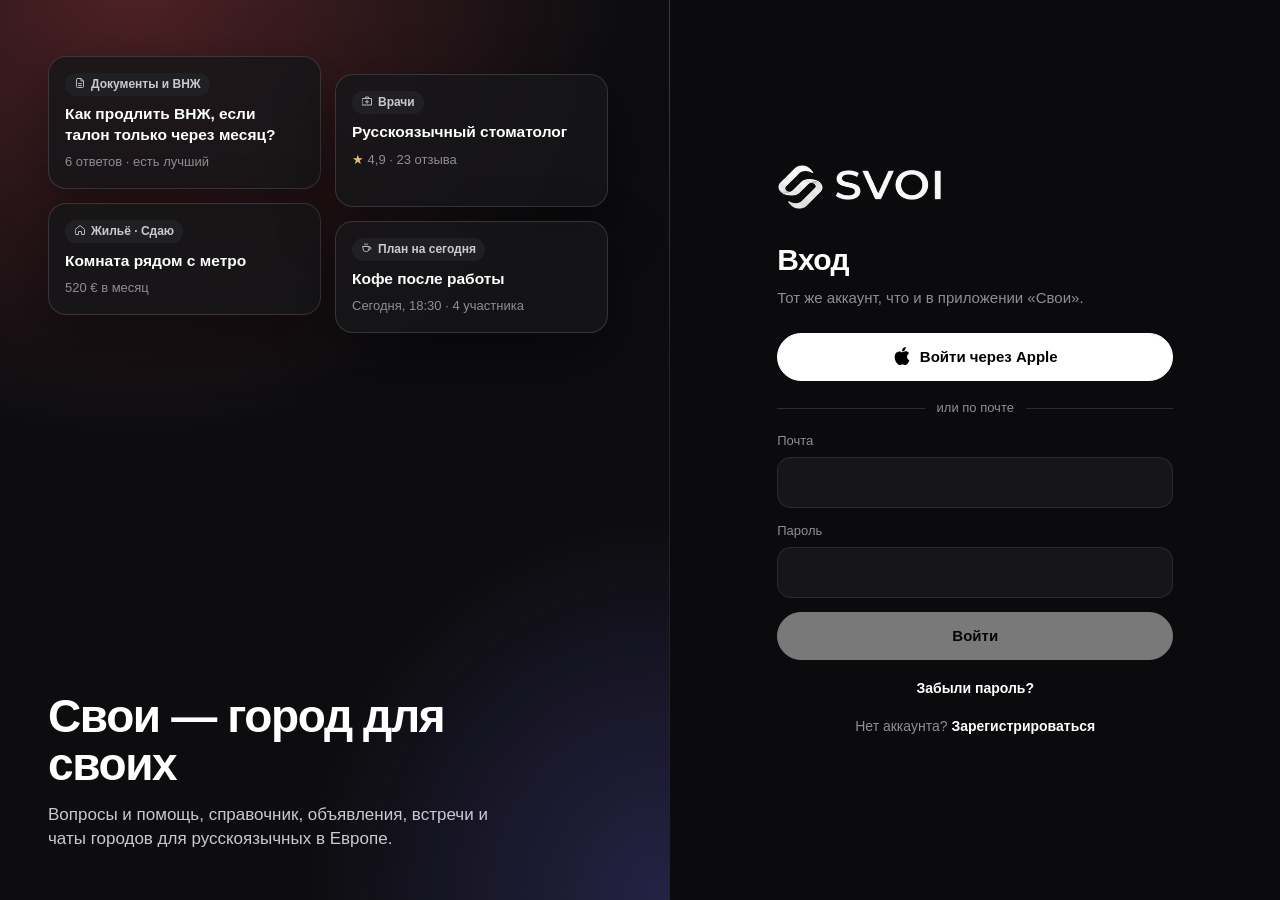
<file: app/index.html>
<!DOCTYPE html>
<html lang="ru">
<head>
  <meta charset="utf-8">
  <meta name="viewport" content="width=device-width,initial-scale=1,maximum-scale=1,viewport-fit=cover,interactive-widget=resizes-content">
  <title>Свои — город для своих</title>
  <meta name="description" content="Свои — вопросы и помощь, справочник, объявления, встречи и чаты городов для русскоязычных в Европе.">
  <meta name="theme-color" content="#0b0b0d">
  <meta name="robots" content="noindex">
  <link rel="icon" href="/assets/pwa/icon-64.png">
  <link rel="apple-touch-icon" href="/assets/pwa/apple-touch-icon.png">
  <link rel="manifest" href="/manifest.webmanifest">
  <meta name="mobile-web-app-capable" content="yes">
  <meta name="apple-mobile-web-app-capable" content="yes">
  <meta name="apple-mobile-web-app-title" content="Свои">
  <meta name="apple-mobile-web-app-status-bar-style" content="black-translucent">
  <meta name="application-name" content="Свои">
  <script type="module" crossorigin src="/app/assets/index-Gjk0MT67.js"></script>
  <link rel="stylesheet" crossorigin href="/app/assets/index-C2K2dwtM.css">
</head>
<body>
  <div id="root"></div>
  <noscript>Для работы «Свои» в браузере включите JavaScript.</noscript>
</body>
</html>
</file>
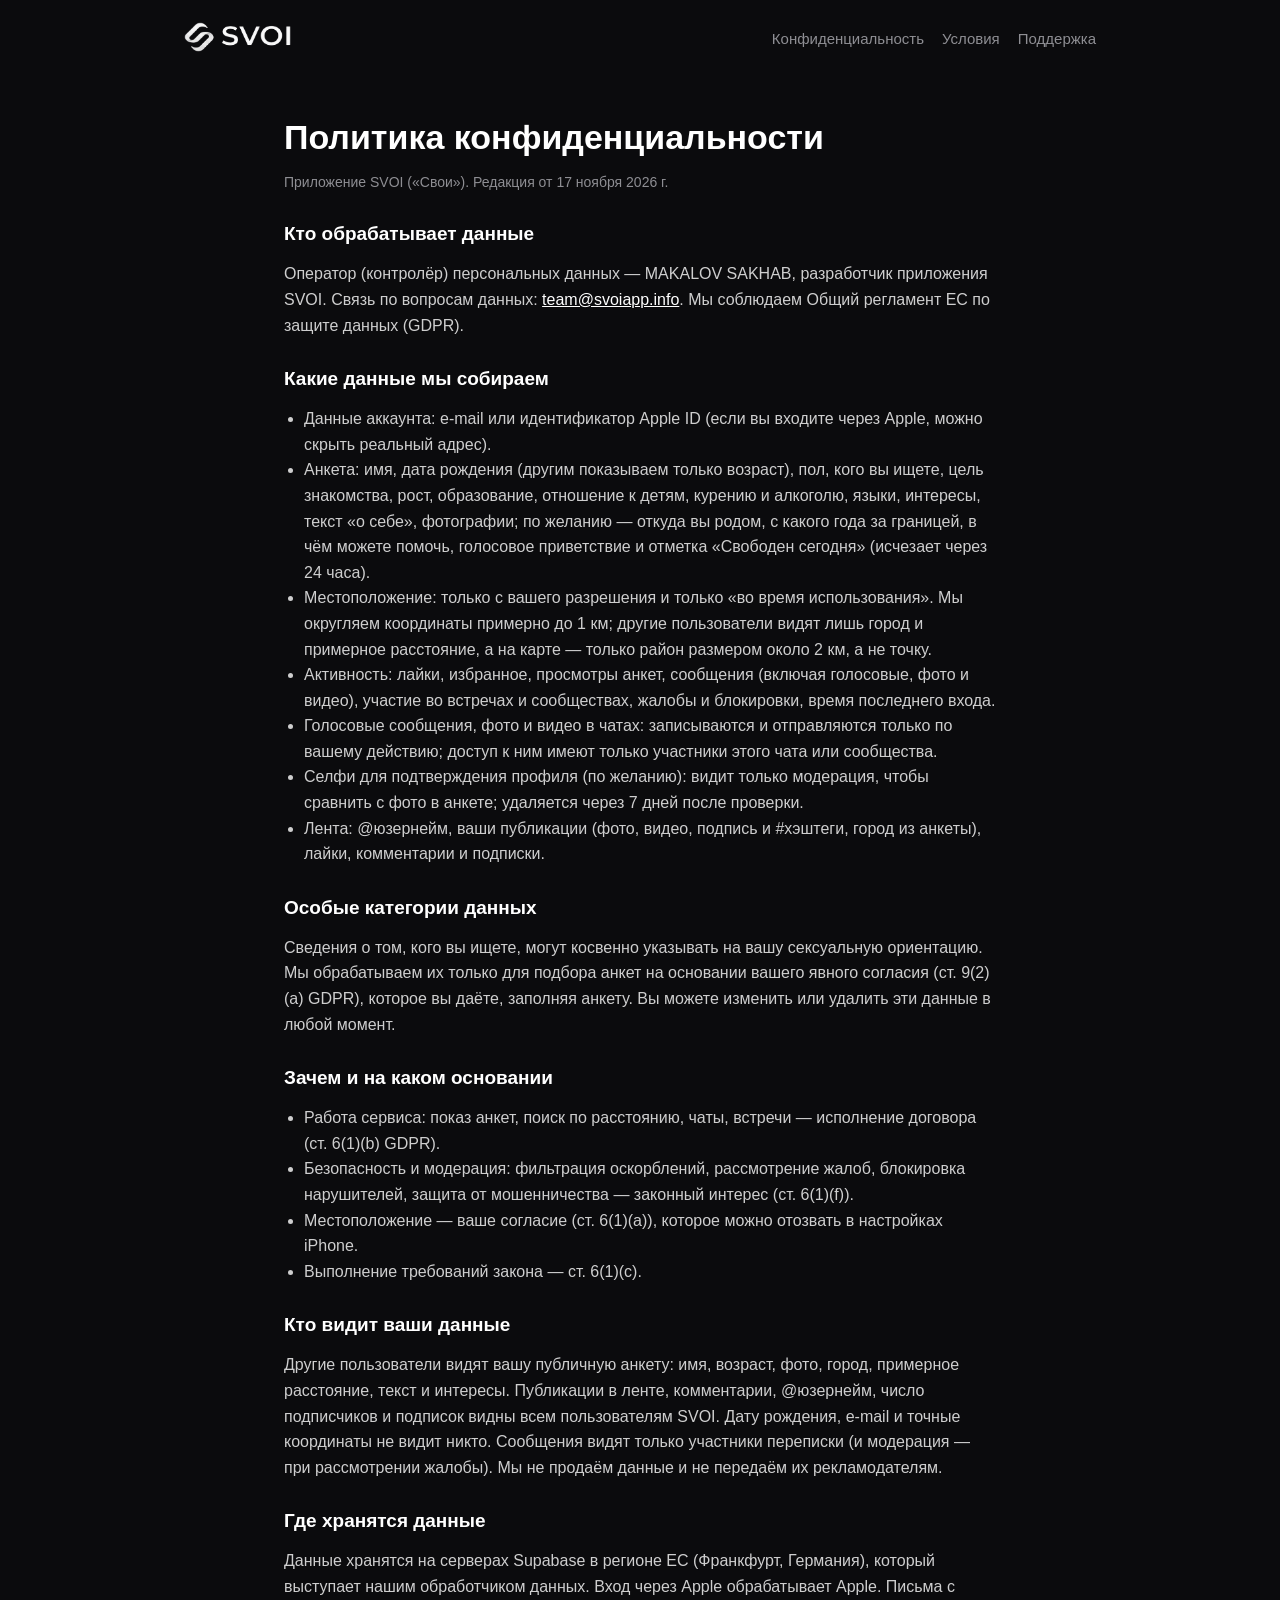
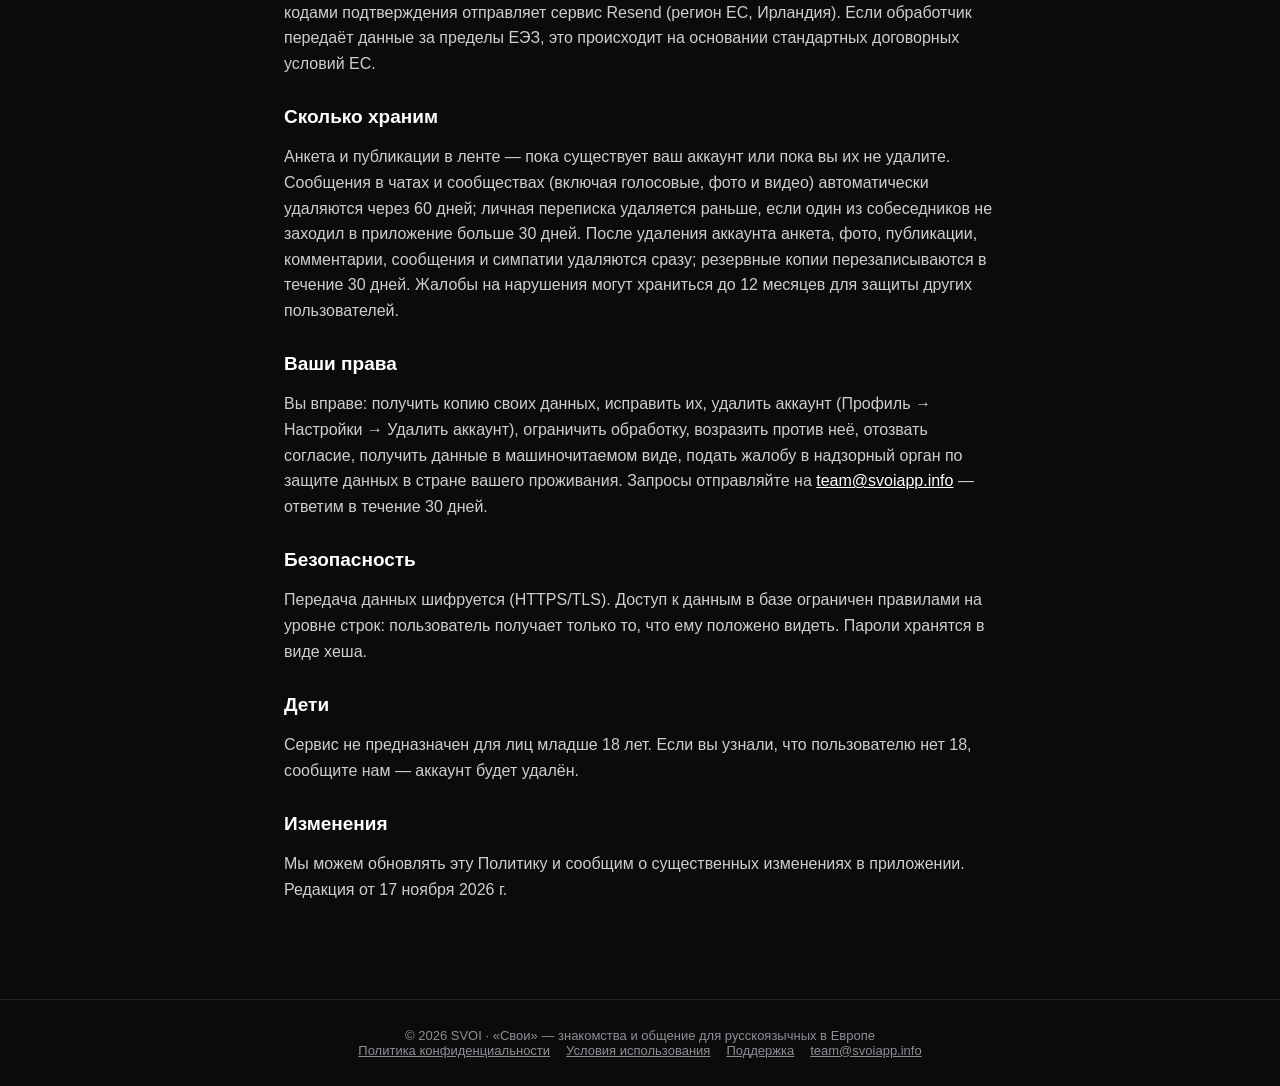
<file: privacy/index.html>
<!DOCTYPE html>
<html lang="ru"><head><meta charset="utf-8"><meta name="viewport" content="width=device-width,initial-scale=1">
<title>Политика конфиденциальности — SVOI</title><meta name="description" content="Политика конфиденциальности приложения SVOI">
<link rel="icon" href="/assets/svoi-symbol.png"><style>
:root{--bg:#0b0b0d;--surface:#161619;--text:#fff;--muted:#8e8e93;--line:rgba(255,255,255,.1);--coral:#f2545b}
*{box-sizing:border-box}html,body{margin:0;background:var(--bg);color:var(--text);font-family:-apple-system,BlinkMacSystemFont,"SF Pro Text","Segoe UI",Roboto,Helvetica,Arial,sans-serif;-webkit-font-smoothing:antialiased}
a{color:#fff}
header{display:flex;align-items:center;justify-content:space-between;max-width:960px;margin:0 auto;padding:22px 24px}
header img{height:30px}
nav a{color:var(--muted);text-decoration:none;margin-left:18px;font-size:15px}nav a:hover{color:#fff}
main{max-width:760px;margin:0 auto;padding:16px 24px 80px}
h1{font-size:34px;margin:24px 0 6px}h2{font-size:19px;margin:30px 0 8px}
p,li{color:rgba(255,255,255,.8);line-height:1.6;font-size:16px}ul{padding-left:20px}
.meta{color:var(--muted);font-size:14px}
footer{border-top:1px solid var(--line);color:var(--muted);font-size:13px;text-align:center;padding:28px 24px}
footer a{color:var(--muted);margin:0 8px}
</style></head>
<body><header><a href="/"><img src="/assets/svoi-logo.png" alt="SVOI"></a><nav><a href="/privacy/">Конфиденциальность</a><a href="/terms/">Условия</a><a href="/support/">Поддержка</a></nav></header>
<main><h1>Политика конфиденциальности</h1><p class="meta">Приложение SVOI («Свои»). Редакция от 17 ноября 2026 г.</p><h2>Кто обрабатывает данные</h2><p>Оператор (контролёр) персональных данных — MAKALOV SAKHAB, разработчик приложения SVOI. Связь по вопросам данных: <a href="mailto:team@svoiapp.info">team@svoiapp.info</a>. Мы соблюдаем Общий регламент ЕС по защите данных (GDPR).</p><h2>Какие данные мы собираем</h2><ul><li>Данные аккаунта: e-mail или идентификатор Apple ID (если вы входите через Apple, можно скрыть реальный адрес).</li><li>Анкета: имя, дата рождения (другим показываем только возраст), пол, кого вы ищете, цель знакомства, рост, образование, отношение к детям, курению и алкоголю, языки, интересы, текст «о себе», фотографии; по желанию — откуда вы родом, с какого года за границей, в чём можете помочь, голосовое приветствие и отметка «Свободен сегодня» (исчезает через 24 часа).</li><li>Местоположение: только с вашего разрешения и только «во время использования». Мы округляем координаты примерно до 1 км; другие пользователи видят лишь город и примерное расстояние, а на карте — только район размером около 2 км, а не точку.</li><li>Активность: лайки, избранное, просмотры анкет, сообщения (включая голосовые, фото и видео), участие во встречах и сообществах, жалобы и блокировки, время последнего входа.</li><li>Голосовые сообщения, фото и видео в чатах: записываются и отправляются только по вашему действию; доступ к ним имеют только участники этого чата или сообщества.</li><li>Селфи для подтверждения профиля (по желанию): видит только модерация, чтобы сравнить с фото в анкете; удаляется через 7 дней после проверки.</li><li>Лента: @юзернейм, ваши публикации (фото, видео, подпись и #хэштеги, город из анкеты), лайки, комментарии и подписки.</li></ul><h2>Особые категории данных</h2><p>Сведения о том, кого вы ищете, могут косвенно указывать на вашу сексуальную ориентацию. Мы обрабатываем их только для подбора анкет на основании вашего явного согласия (ст. 9(2)(a) GDPR), которое вы даёте, заполняя анкету. Вы можете изменить или удалить эти данные в любой момент.</p><h2>Зачем и на каком основании</h2><ul><li>Работа сервиса: показ анкет, поиск по расстоянию, чаты, встречи — исполнение договора (ст. 6(1)(b) GDPR).</li><li>Безопасность и модерация: фильтрация оскорблений, рассмотрение жалоб, блокировка нарушителей, защита от мошенничества — законный интерес (ст. 6(1)(f)).</li><li>Местоположение — ваше согласие (ст. 6(1)(a)), которое можно отозвать в настройках iPhone.</li><li>Выполнение требований закона — ст. 6(1)(c).</li></ul><h2>Кто видит ваши данные</h2><p>Другие пользователи видят вашу публичную анкету: имя, возраст, фото, город, примерное расстояние, текст и интересы. Публикации в ленте, комментарии, @юзернейм, число подписчиков и подписок видны всем пользователям SVOI. Дату рождения, e-mail и точные координаты не видит никто. Сообщения видят только участники переписки (и модерация — при рассмотрении жалобы). Мы не продаём данные и не передаём их рекламодателям.</p><h2>Где хранятся данные</h2><p>Данные хранятся на серверах Supabase в регионе ЕС (Франкфурт, Германия), который выступает нашим обработчиком данных. Вход через Apple обрабатывает Apple. Письма с кодами подтверждения отправляет сервис Resend (регион ЕС, Ирландия). Если обработчик передаёт данные за пределы ЕЭЗ, это происходит на основании стандартных договорных условий ЕС.</p><h2>Сколько храним</h2><p>Анкета и публикации в ленте — пока существует ваш аккаунт или пока вы их не удалите. Сообщения в чатах и сообществах (включая голосовые, фото и видео) автоматически удаляются через 60 дней; личная переписка удаляется раньше, если один из собеседников не заходил в приложение больше 30 дней. После удаления аккаунта анкета, фото, публикации, комментарии, сообщения и симпатии удаляются сразу; резервные копии перезаписываются в течение 30 дней. Жалобы на нарушения могут храниться до 12 месяцев для защиты других пользователей.</p><h2>Ваши права</h2><p>Вы вправе: получить копию своих данных, исправить их, удалить аккаунт (Профиль → Настройки → Удалить аккаунт), ограничить обработку, возразить против неё, отозвать согласие, получить данные в машиночитаемом виде, подать жалобу в надзорный орган по защите данных в стране вашего проживания. Запросы отправляйте на <a href="mailto:team@svoiapp.info">team@svoiapp.info</a> — ответим в течение 30 дней.</p><h2>Безопасность</h2><p>Передача данных шифруется (HTTPS/TLS). Доступ к данным в базе ограничен правилами на уровне строк: пользователь получает только то, что ему положено видеть. Пароли хранятся в виде хеша.</p><h2>Дети</h2><p>Сервис не предназначен для лиц младше 18 лет. Если вы узнали, что пользователю нет 18, сообщите нам — аккаунт будет удалён.</p><h2>Изменения</h2><p>Мы можем обновлять эту Политику и сообщим о существенных изменениях в приложении. Редакция от 17 ноября 2026 г.</p></main>
<footer>© 2026 SVOI · «Свои» — знакомства и общение для русскоязычных в Европе<br><a href="/privacy/">Политика конфиденциальности</a><a href="/terms/">Условия использования</a><a href="/support/">Поддержка</a><a href="mailto:team@svoiapp.info">team@svoiapp.info</a></footer>
</body></html>
</file>
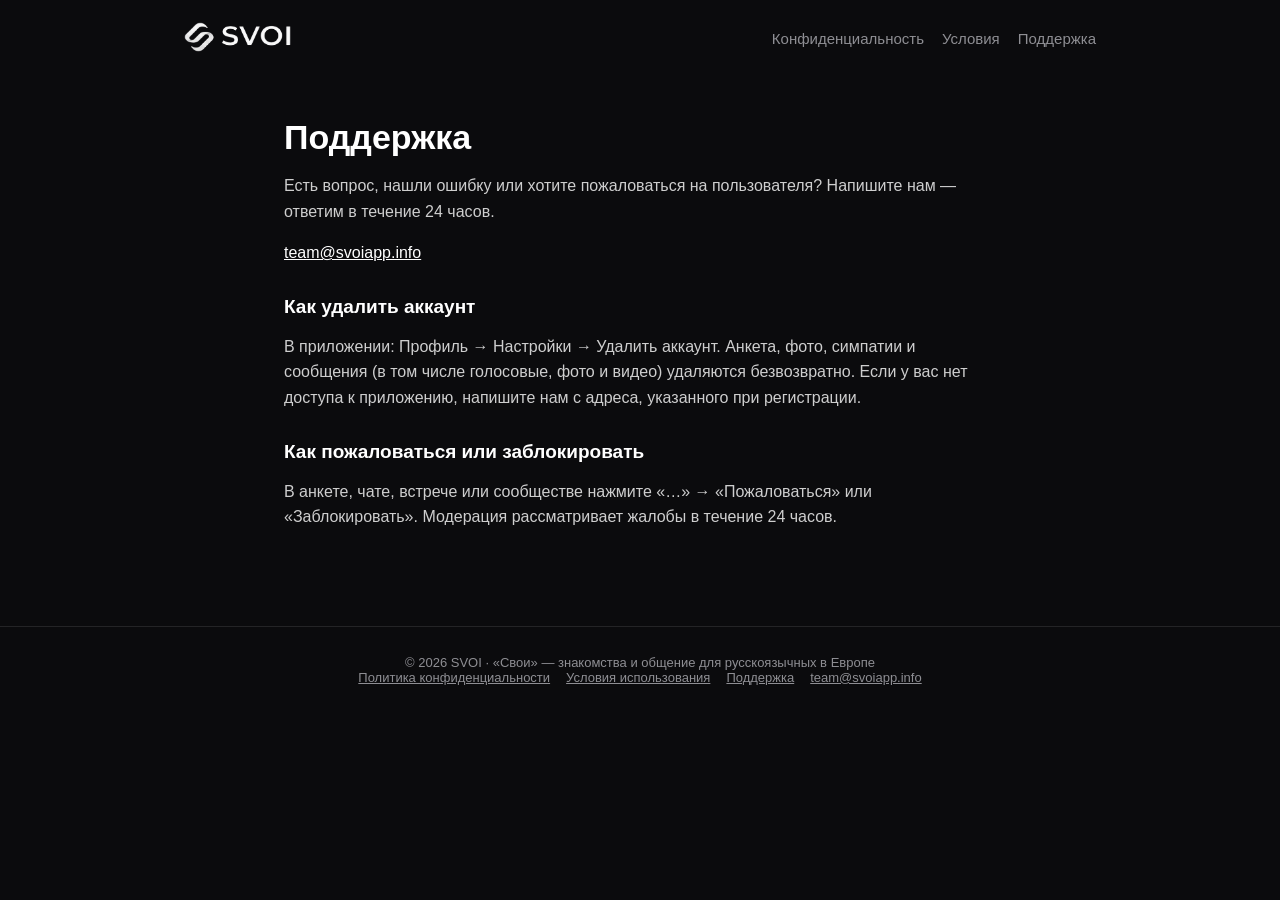
<file: support/index.html>
<!DOCTYPE html>
<html lang="ru"><head><meta charset="utf-8"><meta name="viewport" content="width=device-width,initial-scale=1">
<title>Поддержка — SVOI</title><meta name="description" content="Поддержка приложения SVOI">
<link rel="icon" href="/assets/svoi-symbol.png"><style>
:root{--bg:#0b0b0d;--surface:#161619;--text:#fff;--muted:#8e8e93;--line:rgba(255,255,255,.1);--coral:#f2545b}
*{box-sizing:border-box}html,body{margin:0;background:var(--bg);color:var(--text);font-family:-apple-system,BlinkMacSystemFont,"SF Pro Text","Segoe UI",Roboto,Helvetica,Arial,sans-serif;-webkit-font-smoothing:antialiased}
a{color:#fff}
header{display:flex;align-items:center;justify-content:space-between;max-width:960px;margin:0 auto;padding:22px 24px}
header img{height:30px}
nav a{color:var(--muted);text-decoration:none;margin-left:18px;font-size:15px}nav a:hover{color:#fff}
main{max-width:760px;margin:0 auto;padding:16px 24px 80px}
h1{font-size:34px;margin:24px 0 6px}h2{font-size:19px;margin:30px 0 8px}
p,li{color:rgba(255,255,255,.8);line-height:1.6;font-size:16px}ul{padding-left:20px}
.meta{color:var(--muted);font-size:14px}
footer{border-top:1px solid var(--line);color:var(--muted);font-size:13px;text-align:center;padding:28px 24px}
footer a{color:var(--muted);margin:0 8px}
</style></head>
<body><header><a href="/"><img src="/assets/svoi-logo.png" alt="SVOI"></a><nav><a href="/privacy/">Конфиденциальность</a><a href="/terms/">Условия</a><a href="/support/">Поддержка</a></nav></header>
<main><h1>Поддержка</h1>
<p>Есть вопрос, нашли ошибку или хотите пожаловаться на пользователя? Напишите нам — ответим в течение 24 часов.</p>
<p><a href="mailto:team@svoiapp.info">team@svoiapp.info</a></p>
<h2>Как удалить аккаунт</h2><p>В приложении: Профиль → Настройки → Удалить аккаунт. Анкета, фото, симпатии и сообщения (в том числе голосовые, фото и видео) удаляются безвозвратно. Если у вас нет доступа к приложению, напишите нам с адреса, указанного при регистрации.</p>
<h2>Как пожаловаться или заблокировать</h2><p>В анкете, чате, встрече или сообществе нажмите «…» → «Пожаловаться» или «Заблокировать». Модерация рассматривает жалобы в течение 24 часов.</p>
</main>
<footer>© 2026 SVOI · «Свои» — знакомства и общение для русскоязычных в Европе<br><a href="/privacy/">Политика конфиденциальности</a><a href="/terms/">Условия использования</a><a href="/support/">Поддержка</a><a href="mailto:team@svoiapp.info">team@svoiapp.info</a></footer>
</body></html>
</file>
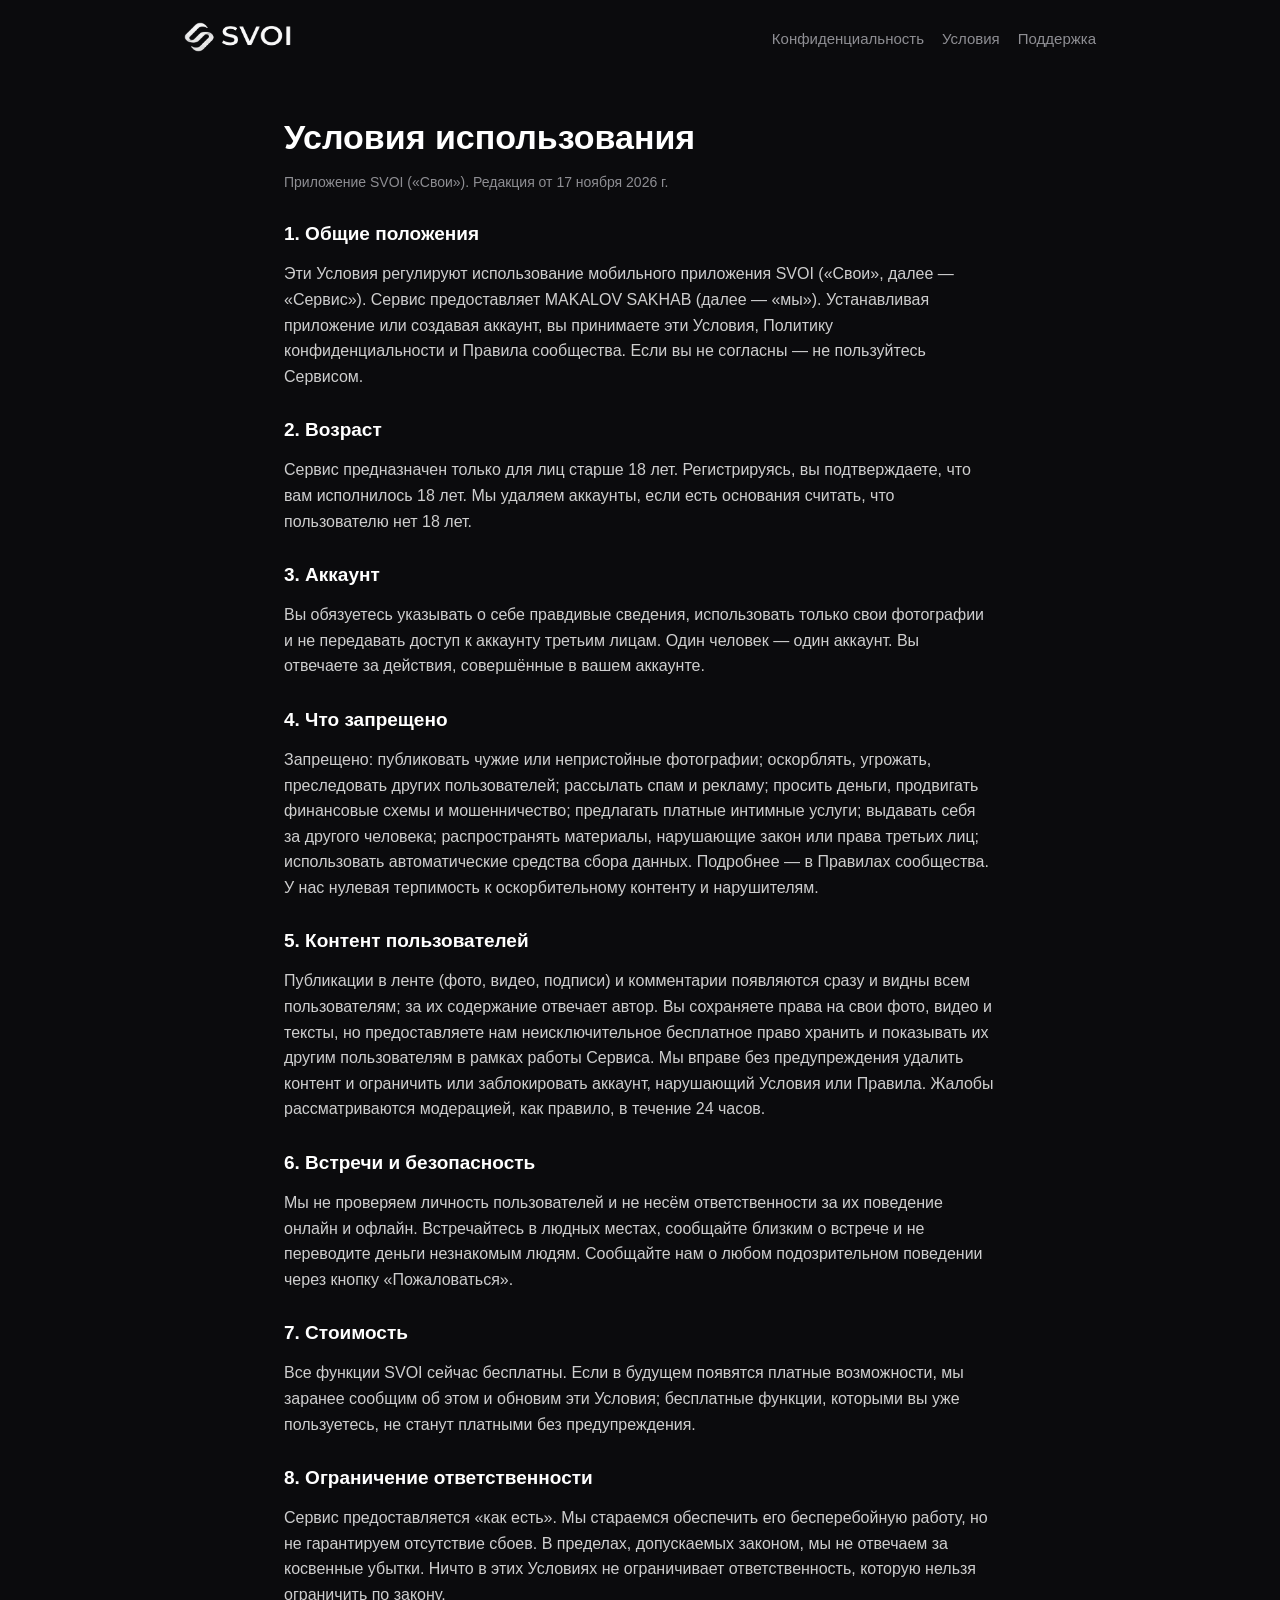
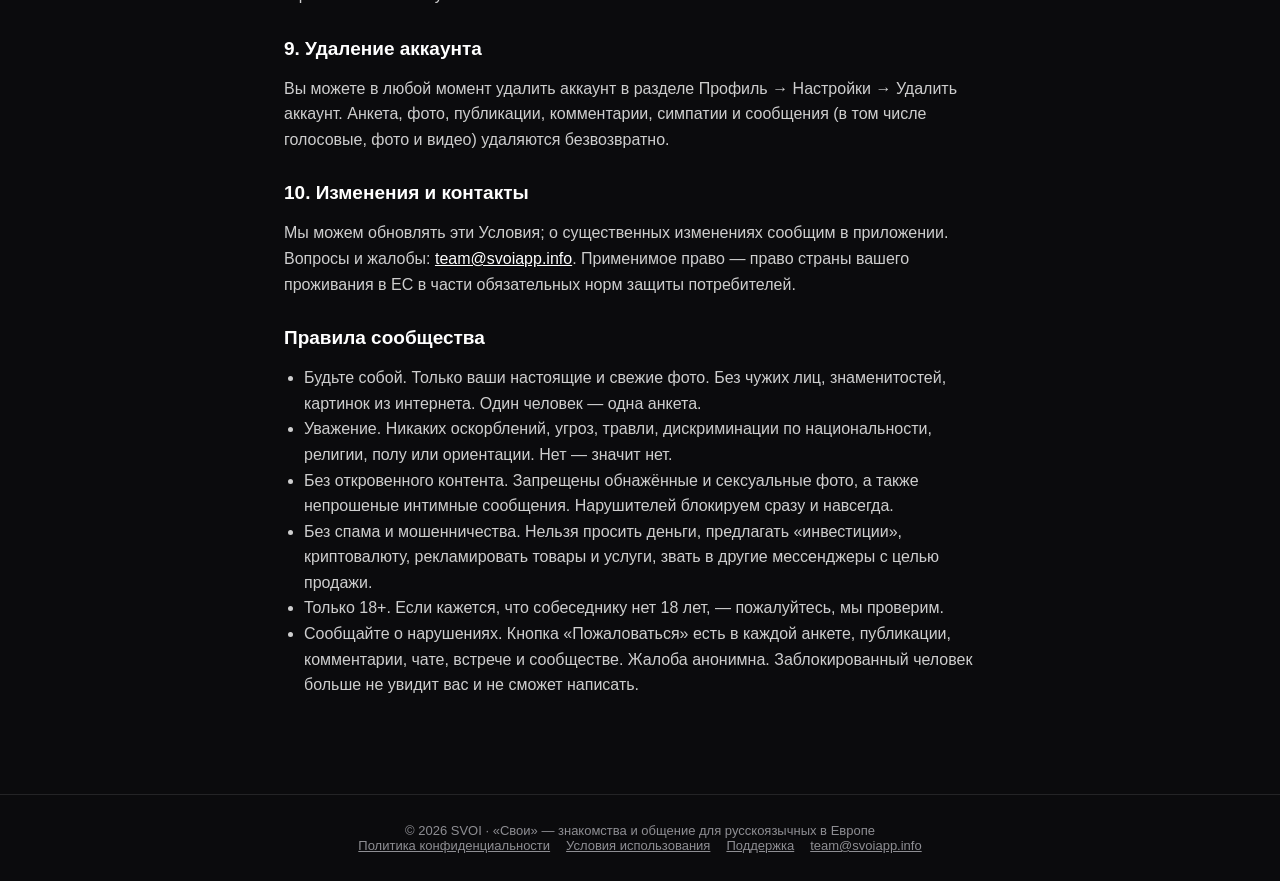
<file: terms/index.html>
<!DOCTYPE html>
<html lang="ru"><head><meta charset="utf-8"><meta name="viewport" content="width=device-width,initial-scale=1">
<title>Условия использования — SVOI</title><meta name="description" content="Условия использования приложения SVOI">
<link rel="icon" href="/assets/svoi-symbol.png"><style>
:root{--bg:#0b0b0d;--surface:#161619;--text:#fff;--muted:#8e8e93;--line:rgba(255,255,255,.1);--coral:#f2545b}
*{box-sizing:border-box}html,body{margin:0;background:var(--bg);color:var(--text);font-family:-apple-system,BlinkMacSystemFont,"SF Pro Text","Segoe UI",Roboto,Helvetica,Arial,sans-serif;-webkit-font-smoothing:antialiased}
a{color:#fff}
header{display:flex;align-items:center;justify-content:space-between;max-width:960px;margin:0 auto;padding:22px 24px}
header img{height:30px}
nav a{color:var(--muted);text-decoration:none;margin-left:18px;font-size:15px}nav a:hover{color:#fff}
main{max-width:760px;margin:0 auto;padding:16px 24px 80px}
h1{font-size:34px;margin:24px 0 6px}h2{font-size:19px;margin:30px 0 8px}
p,li{color:rgba(255,255,255,.8);line-height:1.6;font-size:16px}ul{padding-left:20px}
.meta{color:var(--muted);font-size:14px}
footer{border-top:1px solid var(--line);color:var(--muted);font-size:13px;text-align:center;padding:28px 24px}
footer a{color:var(--muted);margin:0 8px}
</style></head>
<body><header><a href="/"><img src="/assets/svoi-logo.png" alt="SVOI"></a><nav><a href="/privacy/">Конфиденциальность</a><a href="/terms/">Условия</a><a href="/support/">Поддержка</a></nav></header>
<main><h1>Условия использования</h1><p class="meta">Приложение SVOI («Свои»). Редакция от 17 ноября 2026 г.</p><h2>1. Общие положения</h2><p>Эти Условия регулируют использование мобильного приложения SVOI («Свои», далее — «Сервис»). Сервис предоставляет MAKALOV SAKHAB (далее — «мы»). Устанавливая приложение или создавая аккаунт, вы принимаете эти Условия, Политику конфиденциальности и Правила сообщества. Если вы не согласны — не пользуйтесь Сервисом.</p><h2>2. Возраст</h2><p>Сервис предназначен только для лиц старше 18 лет. Регистрируясь, вы подтверждаете, что вам исполнилось 18 лет. Мы удаляем аккаунты, если есть основания считать, что пользователю нет 18 лет.</p><h2>3. Аккаунт</h2><p>Вы обязуетесь указывать о себе правдивые сведения, использовать только свои фотографии и не передавать доступ к аккаунту третьим лицам. Один человек — один аккаунт. Вы отвечаете за действия, совершённые в вашем аккаунте.</p><h2>4. Что запрещено</h2><p>Запрещено: публиковать чужие или непристойные фотографии; оскорблять, угрожать, преследовать других пользователей; рассылать спам и рекламу; просить деньги, продвигать финансовые схемы и мошенничество; предлагать платные интимные услуги; выдавать себя за другого человека; распространять материалы, нарушающие закон или права третьих лиц; использовать автоматические средства сбора данных. Подробнее — в Правилах сообщества. У нас нулевая терпимость к оскорбительному контенту и нарушителям.</p><h2>5. Контент пользователей</h2><p>Публикации в ленте (фото, видео, подписи) и комментарии появляются сразу и видны всем пользователям; за их содержание отвечает автор. Вы сохраняете права на свои фото, видео и тексты, но предоставляете нам неисключительное бесплатное право хранить и показывать их другим пользователям в рамках работы Сервиса. Мы вправе без предупреждения удалить контент и ограничить или заблокировать аккаунт, нарушающий Условия или Правила. Жалобы рассматриваются модерацией, как правило, в течение 24 часов.</p><h2>6. Встречи и безопасность</h2><p>Мы не проверяем личность пользователей и не несём ответственности за их поведение онлайн и офлайн. Встречайтесь в людных местах, сообщайте близким о встрече и не переводите деньги незнакомым людям. Сообщайте нам о любом подозрительном поведении через кнопку «Пожаловаться».</p><h2>7. Стоимость</h2><p>Все функции SVOI сейчас бесплатны. Если в будущем появятся платные возможности, мы заранее сообщим об этом и обновим эти Условия; бесплатные функции, которыми вы уже пользуетесь, не станут платными без предупреждения.</p><h2>8. Ограничение ответственности</h2><p>Сервис предоставляется «как есть». Мы стараемся обеспечить его бесперебойную работу, но не гарантируем отсутствие сбоев. В пределах, допускаемых законом, мы не отвечаем за косвенные убытки. Ничто в этих Условиях не ограничивает ответственность, которую нельзя ограничить по закону.</p><h2>9. Удаление аккаунта</h2><p>Вы можете в любой момент удалить аккаунт в разделе Профиль → Настройки → Удалить аккаунт. Анкета, фото, публикации, комментарии, симпатии и сообщения (в том числе голосовые, фото и видео) удаляются безвозвратно.</p><h2>10. Изменения и контакты</h2><p>Мы можем обновлять эти Условия; о существенных изменениях сообщим в приложении. Вопросы и жалобы: <a href="mailto:team@svoiapp.info">team@svoiapp.info</a>. Применимое право — право страны вашего проживания в ЕС в части обязательных норм защиты потребителей.</p><h2>Правила сообщества</h2><ul><li>Будьте собой. Только ваши настоящие и свежие фото. Без чужих лиц, знаменитостей, картинок из интернета. Один человек — одна анкета.</li><li>Уважение. Никаких оскорблений, угроз, травли, дискриминации по национальности, религии, полу или ориентации. Нет — значит нет.</li><li>Без откровенного контента. Запрещены обнажённые и сексуальные фото, а также непрошеные интимные сообщения. Нарушителей блокируем сразу и навсегда.</li><li>Без спама и мошенничества. Нельзя просить деньги, предлагать «инвестиции», криптовалюту, рекламировать товары и услуги, звать в другие мессенджеры с целью продажи.</li><li>Только 18+. Если кажется, что собеседнику нет 18 лет, — пожалуйтесь, мы проверим.</li><li>Сообщайте о нарушениях. Кнопка «Пожаловаться» есть в каждой анкете, публикации, комментарии, чате, встрече и сообществе. Жалоба анонимна. Заблокированный человек больше не увидит вас и не сможет написать.</li></ul></main>
<footer>© 2026 SVOI · «Свои» — знакомства и общение для русскоязычных в Европе<br><a href="/privacy/">Политика конфиденциальности</a><a href="/terms/">Условия использования</a><a href="/support/">Поддержка</a><a href="mailto:team@svoiapp.info">team@svoiapp.info</a></footer>
</body></html>
</file>
<file: app/assets/index-C2K2dwtM.css>
:root{--bg: #0b0b0d;--bg2: #101013;--surface: #161619;--surface2: #202024;--surface3: #2a2a2f;--line: rgba(255, 255, 255, .09);--line2: rgba(255, 255, 255, .14);--text: #fff;--muted: #8e8e93;--dim: #5c5c62;--coral: #f2545b;--coral2: #ff8a6b;--blue: #3b8bff;--green: #34c759;--gold: #e2be73;--r: 18px;--tabbar: 64px;--safe-b: env(safe-area-inset-bottom, 0px);color-scheme:dark}*{box-sizing:border-box;-webkit-tap-highlight-color:transparent}html,body{margin:0;height:100%;background:var(--bg);color:var(--text)}html{overflow-x:hidden;-webkit-text-size-adjust:100%;text-size-adjust:100%;touch-action:manipulation}body{overscroll-behavior-x:none}body{font-family:-apple-system,BlinkMacSystemFont,SF Pro Text,Segoe UI,Roboto,Helvetica,Arial,sans-serif;-webkit-font-smoothing:antialiased;line-height:1.45;font-size:15px}#root{min-height:100%;max-width:100vw;overflow-x:clip}a{color:inherit;text-decoration:none}button{font:inherit;color:inherit;cursor:pointer;border:0;background:none;padding:0}input,textarea,select{font:inherit;color:var(--text)}input,textarea,select,.input,.textarea,.select,.composer textarea{font-size:16px}img{display:block;max-width:100%}::selection{background:#f2545b59}.btn{display:inline-flex;align-items:center;justify-content:center;gap:8px;height:48px;padding:0 22px;border-radius:999px;font-weight:600;font-size:15px;background:var(--surface2);border:1px solid var(--line);transition:transform .12s,opacity .15s,background .15s;white-space:nowrap}.btn:active{transform:scale(.97)}.btn:disabled{opacity:.45;cursor:default;transform:none}.btn-white{background:#fff;color:#000;border-color:#fff}.btn-coral{background:var(--coral);color:#fff;border-color:var(--coral)}.btn-ghost{background:transparent}.btn-danger{background:transparent;color:var(--coral);border-color:#f2545b66}.btn-sm{height:36px;padding:0 14px;font-size:14px}.btn-block{width:100%}.icon-btn{width:40px;height:40px;border-radius:50%;display:inline-flex;align-items:center;justify-content:center;background:var(--surface2);border:1px solid var(--line);flex:none}.icon-btn:hover{background:var(--surface3)}.icon-btn.plain{background:transparent;border-color:transparent}.field{display:flex;flex-direction:column;gap:6px;margin-bottom:14px}.field label,.label{font-size:13px;color:var(--muted);font-weight:500}.input,.textarea,.select{width:100%;background:var(--surface);border:1px solid var(--line);border-radius:14px;padding:13px 14px;outline:none;transition:border-color .15s}.input:focus,.textarea:focus,.select:focus{border-color:#ffffff59}.textarea{resize:vertical;min-height:96px}.select{-webkit-appearance:none;-moz-appearance:none;appearance:none;background-image:linear-gradient(45deg,transparent 50%,var(--muted) 50%),linear-gradient(135deg,var(--muted) 50%,transparent 50%);background-position:calc(100% - 20px) 50%,calc(100% - 15px) 50%;background-size:5px 5px;background-repeat:no-repeat}.hint{font-size:13px;color:var(--muted)}.error{color:#ff8b8f;font-size:14px;margin:8px 0}.row{display:flex;gap:10px;align-items:center}.spacer{flex:1}.muted{color:var(--muted)}.center{text-align:center}.mt8{margin-top:8px}.mt16{margin-top:16px}.mt24{margin-top:24px}.chips{display:flex;flex-wrap:wrap;gap:8px}.chip{padding:8px 14px;border-radius:999px;background:var(--surface2);border:1px solid var(--line);font-size:14px;display:inline-flex;gap:6px;align-items:center}.chip.on{background:#fff;color:#000;border-color:#fff}.chip.static{cursor:default}.card{background:var(--surface);border:1px solid var(--line);border-radius:var(--r)}.section-title{font-size:13px;color:var(--muted);text-transform:uppercase;letter-spacing:.06em;margin:22px 0 10px;font-weight:600}.avatar{border-radius:50%;object-fit:cover;background:var(--surface3);flex:none}.avatar-fallback{border-radius:50%;background:linear-gradient(135deg,#3a3a40,#222226);display:flex;align-items:center;justify-content:center;font-weight:700;flex:none;color:#ddd}.verified{color:var(--blue);flex:none}.staff-mark{color:var(--gold);flex:none}.online-dot{width:10px;height:10px;border-radius:50%;background:var(--green);border:2px solid var(--bg)}.badge{min-width:18px;height:18px;padding:0 5px;border-radius:999px;background:var(--coral);color:#fff;font-size:11px;font-weight:700;display:inline-flex;align-items:center;justify-content:center}.spinner{width:26px;height:26px;border-radius:50%;border:3px solid rgba(255,255,255,.15);border-top-color:#fff;animation:spin .8s linear infinite}.spinner.sm{width:18px;height:18px;border-width:2px}@keyframes spin{to{transform:rotate(360deg)}}.loading-screen{min-height:70vh;display:flex;align-items:center;justify-content:center;flex-direction:column;gap:16px}.empty{text-align:center;padding:60px 24px;color:var(--muted)}.empty .big{font-size:42px;margin-bottom:10px}.empty h3{color:var(--text);margin:0 0 6px;font-size:18px}.toast{position:fixed;left:50%;transform:translate(-50%);bottom:calc(var(--tabbar) + 18px + var(--safe-b));background:#fff;color:#000;padding:12px 18px;border-radius:14px;font-weight:500;font-size:14px;z-index:300;max-width:min(92vw,440px);box-shadow:0 10px 40px #00000080;animation:rise .2s ease}.toast.error{background:#ffe1e2}@keyframes rise{0%{opacity:0;transform:translate(-50%,8px)}}@media (min-width: 900px){.toast{bottom:28px}}.modal-backdrop{position:fixed;top:0;right:0;bottom:0;left:0;background:#000000a8;z-index:200;display:flex;align-items:flex-end;justify-content:center;animation:fade .15s ease}@keyframes fade{0%{opacity:0}}.modal{background:var(--bg2);border:1px solid var(--line);width:100%;max-height:92vh;overflow:auto;border-radius:22px 22px 0 0;padding:20px 18px calc(20px + var(--safe-b));animation:up .2s ease}@keyframes up{0%{transform:translateY(30px);opacity:.5}}@media (min-width: 700px){.modal-backdrop{align-items:center}.modal{width:min(520px,94vw);border-radius:22px}.modal.wide{width:min(760px,96vw)}}.modal-head{display:flex;align-items:center;gap:10px;margin-bottom:14px}.modal-head h3{margin:0;font-size:18px;flex:1}.sheet-list button{display:flex;width:100%;padding:14px 6px;gap:12px;align-items:center;border-bottom:1px solid var(--line);text-align:left}.sheet-list button:last-child{border-bottom:0}.sheet-list .danger{color:var(--coral)}.shell{min-height:100vh}.sidebar{display:none}.main{padding-bottom:calc(var(--tabbar) + var(--safe-b) + 12px);min-height:100vh}.page{max-width:640px;margin:0 auto;padding:0 14px}.page.wide{max-width:1000px}.topbar{position:sticky;top:0;z-index:40;background:#0b0b0ddb;backdrop-filter:saturate(160%) blur(18px);-webkit-backdrop-filter:saturate(160%) blur(18px);display:flex;align-items:center;gap:10px;padding:12px 14px;padding-top:calc(12px + env(safe-area-inset-top,0px));border-bottom:1px solid transparent}.topbar h1{font-size:22px;margin:0;flex:1;min-width:0;letter-spacing:-.01em;white-space:nowrap;overflow:hidden;text-overflow:ellipsis}.topbar>*{flex-shrink:0}.topbar>h1{flex-shrink:1}.topbar .logo-mini{height:26px}.tabbar{position:fixed;left:0;right:0;bottom:0;z-index:60;height:calc(var(--tabbar) + var(--safe-b));padding-bottom:var(--safe-b);background:#101013f0;backdrop-filter:blur(18px);-webkit-backdrop-filter:blur(18px);border-top:1px solid var(--line);display:flex;justify-content:space-around;align-items:center}.tab{flex:1;display:flex;flex-direction:column;align-items:center;gap:3px;font-size:10px;color:var(--muted);padding:6px 0;position:relative;min-width:0}.tab span:not(.badge){max-width:100%;overflow:hidden;text-overflow:ellipsis;white-space:nowrap}.tab.active{color:#fff}.tab .badge{position:absolute;top:1px;left:calc(50% + 6px)}.main.full{padding-bottom:0}.nav-item.admin-link{color:var(--gold)}@media (min-width: 900px){.shell{display:grid;grid-template-columns:250px 1fr}.sidebar{display:flex;flex-direction:column;gap:4px;position:sticky;top:0;height:100vh;padding:22px 14px;border-right:1px solid var(--line);background:var(--bg)}.sidebar .brand{display:flex;align-items:center;gap:10px;padding:6px 12px 22px}.sidebar .brand img{height:30px}.nav-item{display:flex;align-items:center;gap:14px;padding:12px 14px;border-radius:14px;color:#d6d6da;font-weight:500;position:relative}.nav-item:hover{background:var(--surface)}.nav-item.active{background:var(--surface2);color:#fff;font-weight:600}.nav-item .badge{margin-left:auto}.sidebar .me-link{margin-top:auto;display:flex;align-items:center;gap:10px;padding:10px 12px;border-radius:14px}.sidebar .me-link:hover{background:var(--surface)}.tabbar{display:none}.main{padding-bottom:30px}.main.full{padding-bottom:0}.topbar{padding-top:16px}}.auth-wrap{min-height:100vh;display:grid;grid-template-columns:1fr}.auth-art{display:none}.auth-panel{display:flex;flex-direction:column;justify-content:center;padding:calc(32px + env(safe-area-inset-top,0px)) 22px calc(32px + var(--safe-b));max-width:440px;width:100%;margin:0 auto}.auth-panel .logo{height:46px;margin-bottom:28px;align-self:flex-start}.auth-panel h2{font-size:30px;margin:0 0 6px;letter-spacing:-.02em}.auth-panel p.sub{color:var(--muted);margin:0 0 24px}.auth-switch{margin-top:18px;color:var(--muted);font-size:14px;text-align:center}.auth-switch button{color:#fff;font-weight:600}.legal-note{font-size:12.5px;color:var(--dim);margin-top:16px;text-align:center}.legal-note a{color:var(--muted);text-decoration:underline}@media (min-width: 900px){.auth-wrap{grid-template-columns:1.1fr 1fr}.auth-art{display:flex;flex-direction:column;justify-content:flex-end;padding:48px;position:relative;overflow:hidden;background:radial-gradient(120% 80% at 20% 0%,rgba(242,84,91,.28),transparent 60%),radial-gradient(90% 70% at 100% 100%,rgba(123,108,255,.22),transparent 60%),#0d0d10;border-right:1px solid var(--line)}.auth-art h1{font-size:46px;line-height:1.05;margin:0 0 14px;letter-spacing:-.03em;max-width:520px}.auth-art p{color:#c9c9cf;font-size:17px;max-width:460px;margin:0}.auth-art .shots{position:absolute;top:48px;right:-40px;display:flex;gap:18px;transform:rotate(-6deg);opacity:.9}.auth-art .shots img{width:190px;border-radius:28px;border:1px solid var(--line2);box-shadow:0 30px 80px #0009}}.otp-input{letter-spacing:.5em;font-size:22px;text-align:center;font-weight:600}.steps{max-width:560px;margin:0 auto;padding:calc(22px + env(safe-area-inset-top,0px)) 18px calc(110px + var(--safe-b))}.progress{display:flex;gap:5px;margin:6px 0 26px}.progress span{flex:1;height:4px;border-radius:4px;background:var(--surface3)}.progress span.on{background:#fff}.steps h2{font-size:28px;margin:0 0 8px;letter-spacing:-.02em}.steps .sub{color:var(--muted);margin:0 0 22px}.step-actions{position:fixed;left:0;right:0;bottom:0;padding:14px 18px calc(14px + var(--safe-b));background:linear-gradient(180deg,transparent,var(--bg) 30%);display:flex;justify-content:center}.step-actions .inner{width:100%;max-width:560px;display:flex;gap:10px}.option-list{display:flex;flex-direction:column;gap:10px}.option{display:flex;align-items:center;gap:12px;padding:16px;border-radius:16px;background:var(--surface);border:1px solid var(--line);text-align:left;font-weight:500}.option.on{border-color:#fff;background:var(--surface2)}.option .check{margin-left:auto;width:22px;height:22px;border-radius:50%;border:2px solid var(--dim)}.option.on .check{border-color:#fff;background:#fff;box-shadow:inset 0 0 0 4px var(--surface2)}.rule{display:flex;gap:12px;margin-bottom:14px}.rule b{display:block}.rule span{color:var(--muted);font-size:14px}.consent{display:flex;gap:12px;align-items:flex-start;padding:16px;border-radius:16px;background:var(--surface);border:1px solid var(--line);text-align:left;margin-top:10px}.box{width:22px;height:22px;border-radius:6px;border:2px solid var(--muted);flex:none;display:flex;align-items:center;justify-content:center}.box.on{background:#fff;border-color:#fff;color:#000}.photo-grid{display:grid;grid-template-columns:repeat(3,1fr);gap:10px}.photo-slot{position:relative;aspect-ratio:3/4;border-radius:14px;overflow:hidden;background:var(--surface);border:1px dashed var(--line2);display:flex;align-items:center;justify-content:center;color:var(--muted)}.photo-slot img{width:100%;height:100%;object-fit:cover}.photo-slot .del{position:absolute;top:6px;right:6px;width:28px;height:28px;border-radius:50%;background:#000000b3;display:flex;align-items:center;justify-content:center}.photo-slot .main-tag{position:absolute;left:6px;bottom:6px;background:#000000b3;font-size:11px;padding:3px 8px;border-radius:999px}.photo-slot .left{position:absolute;left:6px;top:6px;width:28px;height:28px;border-radius:50%;background:#000000b3;display:flex;align-items:center;justify-content:center}.segmented{display:flex;gap:6px;overflow-x:auto;padding:4px 0 12px;scrollbar-width:none}.segmented::-webkit-scrollbar{display:none}.segmented button{padding:8px 16px;border-radius:999px;background:var(--surface2);border:1px solid var(--line);white-space:nowrap;font-weight:500;font-size:14px}.segmented button.on{background:#fff;color:#000;border-color:#fff}.post{margin-bottom:18px;border-bottom:1px solid var(--line);padding-bottom:14px}.post-head{display:flex;align-items:center;gap:10px;padding:8px 2px 10px}.post-head .who{flex:1;min-width:0}.post-head .name{font-weight:600;display:flex;gap:5px;align-items:center}.post-head .place{font-size:12.5px;color:var(--muted)}.carousel{position:relative;border-radius:14px;overflow:hidden;background:#000}.carousel .track{display:flex;overflow-x:auto;scroll-snap-type:x mandatory;scrollbar-width:none}.carousel .track::-webkit-scrollbar{display:none}.carousel .slide{flex:0 0 100%;scroll-snap-align:center;display:flex;align-items:center;justify-content:center}.carousel .slide img,.carousel .slide video{width:100%;height:100%;object-fit:cover}.carousel .dots{position:absolute;bottom:10px;left:0;right:0;display:flex;gap:5px;justify-content:center}.carousel .dots span{width:6px;height:6px;border-radius:50%;background:#ffffff73}.carousel .dots span.on{background:#fff}.carousel .nav{position:absolute;top:50%;transform:translateY(-50%);width:34px;height:34px;border-radius:50%;background:#0000008c;display:none;align-items:center;justify-content:center}.carousel:hover .nav{display:flex}.carousel .nav.prev{left:10px}.carousel .nav.next{right:10px}.post-actions{display:flex;gap:16px;padding:12px 2px 4px;align-items:center}.post-actions button{display:flex;align-items:center;gap:6px;font-weight:600;font-size:14px}.post-actions .liked{color:var(--coral)}.caption{padding:4px 2px;white-space:pre-wrap;word-break:break-word}.caption b{margin-right:6px}.hashtag{color:#9cc3ff}.post-text{padding:2px 2px 6px;white-space:pre-wrap;word-break:break-word;font-size:15px;line-height:1.45}.post-text.big{font-size:18px;line-height:1.4;padding:4px 2px 8px}.repost-box{border:1px solid var(--line);border-radius:14px;padding:10px 12px;margin:4px 0 2px;background:var(--surface)}.repost-box .name{font-weight:600;font-size:14px}.repost-media{width:100%;max-height:420px;object-fit:cover;border-radius:10px;display:block}.post-time{font-size:12px;color:var(--dim);padding:2px}.discover-layout{display:grid;gap:18px}@media (min-width: 1100px){.discover-layout{grid-template-columns:minmax(0,1fr) 320px;align-items:start}}.person-card{position:relative;border-radius:22px;overflow:hidden;background:var(--surface);border:1px solid var(--line)}.person-card .photo{position:relative;aspect-ratio:3/4;background:#111;max-height:72vh;width:100%}.person-card .photo img{width:100%;height:100%;object-fit:cover}.person-card .bars{position:absolute;top:10px;left:10px;right:10px;display:flex;gap:4px}.person-card .bars span{flex:1;height:3px;border-radius:3px;background:#ffffff59}.person-card .bars span.on{background:#fff}.person-card .tap{position:absolute;top:0;bottom:30%;width:40%}.person-card .tap.l{left:0}.person-card .tap.r{right:0}.person-card .shade{position:absolute;inset:auto 0 0 0;padding:70px 18px 18px;background:linear-gradient(180deg,transparent,rgba(0,0,0,.88))}.person-card .shade h2{margin:0;font-size:28px;display:flex;gap:8px;align-items:center;letter-spacing:-.02em}.person-card .shade .meta{color:#ddd;font-size:14px;margin-top:4px}.tag-free{display:inline-flex;gap:6px;align-items:center;background:#34c7592e;color:#7ee29a;border:1px solid rgba(52,199,89,.35);padding:5px 10px;border-radius:999px;font-size:13px;font-weight:600;margin-top:8px}.action-row{display:flex;justify-content:center;gap:18px;padding:16px 0 4px}.round{width:62px;height:62px;border-radius:50%;display:flex;align-items:center;justify-content:center;background:var(--surface2);border:1px solid var(--line2);transition:transform .12s}.round:active{transform:scale(.92)}.round.like{background:var(--coral);border-color:var(--coral)}.round.super{background:#fff;color:#000}.round.small{width:52px;height:52px}.info-block{padding:16px}.info-block h4{margin:0 0 8px;font-size:13px;text-transform:uppercase;letter-spacing:.06em;color:var(--muted)}.info-grid{display:grid;grid-template-columns:1fr 1fr;gap:10px 16px;font-size:14px}.info-grid .k{color:var(--muted);font-size:12.5px}.about-text{white-space:pre-wrap;word-break:break-word}.people-grid{display:grid;grid-template-columns:repeat(2,1fr);gap:10px}@media (min-width: 700px){.people-grid{grid-template-columns:repeat(3,1fr)}}@media (min-width: 1100px){.people-grid{grid-template-columns:repeat(4,1fr)}}.person-tile{position:relative;aspect-ratio:3/4;border-radius:16px;overflow:hidden;background:var(--surface);border:1px solid var(--line)}.person-tile img{width:100%;height:100%;object-fit:cover}.person-tile .cap{position:absolute;inset:auto 0 0 0;padding:40px 10px 10px;background:linear-gradient(180deg,transparent,rgba(0,0,0,.85));font-weight:600;font-size:14px}.person-tile .cap small{display:block;color:#ccc;font-weight:400;font-size:12px}.person-tile .dot{position:absolute;top:10px;right:10px}.person-tile .super-tag{position:absolute;top:10px;left:10px;background:#fff;color:#000;font-size:11px;font-weight:700;padding:3px 8px;border-radius:999px}.chats-layout{display:grid;grid-template-columns:1fr;height:100vh}@media (min-width: 900px){.chats-layout{grid-template-columns:340px 1fr}.chats-layout .list-pane{border-right:1px solid var(--line);overflow:auto}}.chat-row{display:flex;gap:12px;align-items:center;padding:12px 14px;border-radius:14px}.chat-row:hover,.chat-row.active{background:var(--surface)}.chat-row .text{flex:1;min-width:0}.chat-row .top{display:flex;gap:8px;align-items:baseline}.chat-row .top b{flex:1;overflow:hidden;text-overflow:ellipsis;white-space:nowrap;display:flex;gap:5px;align-items:center}.chat-row .top small{color:var(--muted);font-size:12px;flex:none}.chat-row .last{color:var(--muted);font-size:14px;overflow:hidden;text-overflow:ellipsis;white-space:nowrap}.chat-row .last.unread{color:#fff;font-weight:500}.conv{display:flex;flex-direction:column;height:100vh;height:100dvh;min-width:0}.conv-head{display:flex;align-items:center;gap:10px;padding:10px 12px;padding-top:calc(10px + env(safe-area-inset-top,0px));border-bottom:1px solid var(--line);background:#0b0b0deb;-webkit-backdrop-filter:blur(16px);backdrop-filter:blur(16px)}.conv-head .who{flex:1;min-width:0}.conv-head .who b{display:flex;gap:5px;align-items:center}.conv-head .who small{color:var(--muted);font-size:12.5px}.conv-body{flex:1;overflow-y:auto;padding:14px 12px;display:flex;flex-direction:column;gap:4px;overscroll-behavior:contain}.day-sep{align-self:center;font-size:12px;color:var(--muted);background:var(--surface);padding:4px 12px;border-radius:999px;margin:10px 0}.bubble-row{display:flex;flex-direction:column;max-width:78%}.bubble-row.mine{align-self:flex-end;align-items:flex-end}.bubble-row.theirs{align-self:flex-start;align-items:flex-start}.bubble{padding:9px 13px;border-radius:18px;white-space:pre-wrap;word-break:break-word;position:relative}.bubble-row.mine .bubble{background:#fff;color:#000;border-bottom-right-radius:6px}.bubble-row.theirs .bubble{background:var(--surface2);border-bottom-left-radius:6px}.bubble .meta{font-size:11px;opacity:.55;margin-left:8px;float:right;margin-top:6px}.bubble.deleted{font-style:italic;opacity:.6}.bubble.media{padding:4px;background:transparent!important}.bubble.media img{border-radius:14px;max-width:min(320px,70vw);max-height:420px;object-fit:cover;cursor:zoom-in}.bubble.media audio{width:240px}.reactions{display:flex;gap:4px;margin-top:-6px;z-index:1}.reactions span{background:var(--surface3);border:2px solid var(--bg);border-radius:999px;padding:1px 7px;font-size:13px}.reactions span.mine{background:#3a3a44}.composer{display:flex;gap:8px;align-items:flex-end;padding:10px 12px calc(10px + var(--safe-b));border-top:1px solid var(--line);background:var(--bg)}.composer textarea{flex:1;resize:none;max-height:140px;min-height:44px;border-radius:22px;padding:11px 16px;background:var(--surface);border:1px solid var(--line);outline:none}.composer .send{width:44px;height:44px;border-radius:50%;background:#fff;color:#000;display:flex;align-items:center;justify-content:center;flex:none}.composer .send:disabled{opacity:.35}.edit-bar{display:flex;gap:10px;align-items:center;padding:8px 14px;background:var(--surface);border-top:1px solid var(--line);font-size:13px;color:var(--muted)}.shared-post{display:flex;gap:10px;align-items:center;background:var(--surface2);border-radius:14px;padding:8px;width:260px;color:var(--text)}.shared-post img{width:56px;height:56px;border-radius:10px;object-fit:cover}.react-menu{display:flex;gap:6px;font-size:26px;justify-content:center;padding:6px 0 12px;flex-wrap:wrap}.react-menu button{padding:6px;border-radius:12px}.react-menu button:hover{background:var(--surface2)}@media (max-width: 899px){.chats-layout.has-conv .list-pane{display:none}.chats-layout:not(.has-conv) .conv-pane{display:none}.conv{height:100dvh}.chats-page .main-pad{padding-bottom:0}}.profile-head{display:flex;gap:18px;align-items:center;padding:18px 2px}.profile-head .stats{display:flex;gap:18px;text-align:center}.profile-head .stats b{display:block;font-size:18px}.profile-head .stats small{color:var(--muted);font-size:12.5px}.grid3{display:grid;grid-template-columns:repeat(3,1fr);gap:3px;border-radius:12px;overflow:hidden}.grid3 .cell{aspect-ratio:1;background:var(--surface);position:relative}.grid3 .cell img{width:100%;height:100%;object-fit:cover}.grid3 .text-cell{display:flex;align-items:center;justify-content:center;padding:10px;background:var(--surface2, var(--surface))}.grid3 .cell-text{font-size:12.5px;line-height:1.35;text-align:left;overflow:hidden;display:-webkit-box;-webkit-line-clamp:5;-webkit-box-orient:vertical;word-break:break-word}.grid3 .cell .multi{position:absolute;top:6px;right:6px;font-size:12px;background:#0000008c;padding:1px 6px;border-radius:6px}.menu-list{border-radius:var(--r);overflow:hidden;background:var(--surface);border:1px solid var(--line)}.menu-list>*{display:flex;width:100%;align-items:center;gap:12px;padding:15px 16px;border-bottom:1px solid var(--line);text-align:left}.menu-list>*:last-child{border-bottom:0}.menu-list .danger{color:var(--coral)}.switch{width:46px;height:28px;border-radius:999px;background:var(--surface3);position:relative;flex:none;transition:background .15s;margin-left:auto}.switch:after{content:"";position:absolute;top:3px;left:3px;width:22px;height:22px;border-radius:50%;background:#fff;transition:transform .15s}.switch.on{background:var(--green)}.switch.on:after{transform:translate(18px)}.lightbox{position:fixed;top:0;right:0;bottom:0;left:0;background:#000000f0;z-index:400;display:flex;align-items:center;justify-content:center}.lightbox img{max-width:96vw;max-height:92vh;object-fit:contain}.lightbox .close{position:absolute;top:calc(14px + env(safe-area-inset-top,0px));right:14px}.match{text-align:center;padding:10px 6px}.match .pair{display:flex;justify-content:center;margin:18px 0}.match .pair img{width:110px;height:110px;border-radius:50%;object-fit:cover;border:3px solid var(--bg2)}.match .pair img+img{margin-left:-22px}.match h2{font-size:30px;margin:0;background:linear-gradient(90deg,var(--coral),var(--coral2));-webkit-background-clip:text;background-clip:text;color:transparent}.row.wrap{flex-wrap:wrap}.row.wrap>.btn{flex:1 1 140px}@media (max-width: 899px){.desktop-only{display:none!important}}@media (max-width: 420px){.segmented button{padding:8px 12px;font-size:13.5px}}.free-short{display:none}@media (max-width: 400px){.free-long{display:none}.free-short{display:inline}.topbar{gap:8px}}.install-card{position:fixed;left:10px;right:10px;bottom:calc(12px + var(--safe-b));z-index:150;max-width:520px;margin:0 auto;display:flex;align-items:center;gap:10px;padding:10px 10px 10px 12px;background:#1e1e22f7;-webkit-backdrop-filter:blur(18px);backdrop-filter:blur(18px);border:1px solid var(--line2);border-radius:18px;box-shadow:0 14px 44px #0000008c;animation:ig-up .35s ease}@keyframes ig-up{0%{transform:translateY(24px);opacity:0}}body:has(.tabbar) .install-card{bottom:calc(var(--tabbar) + var(--safe-b) + 10px)}body:has(.composer) .install-card,body:has(.step-actions) .install-card,body:has(.modal-backdrop) .install-card{display:none}.install-card img{width:44px;height:44px;border-radius:11px;flex:none}.install-card .txt{flex:1;min-width:0;display:flex;flex-direction:column;line-height:1.25}.install-card .txt b{font-size:15px;white-space:nowrap;overflow:hidden;text-overflow:ellipsis}.install-card .txt span{font-size:12.5px;color:var(--muted)}.install-card .btn-sm{flex:none;padding:0 14px}.install-card .x{position:absolute;top:-9px;right:-7px;width:26px;height:26px;border-radius:50%;background:#3a3a40;color:#fff;border:1px solid var(--line2)}.ig-head{display:flex;align-items:center;gap:12px;margin-bottom:14px}.ig-head img{width:56px;height:56px;border-radius:14px}.ig-head div{display:flex;flex-direction:column}.ig-head span{color:var(--muted);font-size:13px}.ig-steps{list-style:none;margin:6px 0 10px;padding:0;display:flex;flex-direction:column;gap:14px}.ig-steps li{display:flex;gap:12px;align-items:flex-start;line-height:1.6}.ig-num{flex:none;width:26px;height:26px;border-radius:50%;background:var(--surface3);display:flex;align-items:center;justify-content:center;font-weight:700;font-size:13px;margin-top:1px}.ig-chip{display:inline-flex;align-items:center;gap:6px;padding:1px 10px;border-radius:8px;background:var(--surface2);border:1px solid var(--line2);font-weight:600;white-space:nowrap;vertical-align:middle}.apple-btn{background:#fff;color:#000;border-color:#fff;gap:10px}.apple-btn svg{margin-top:-2px}.or-sep{display:flex;align-items:center;gap:12px;color:var(--muted);font-size:13px;margin:18px 0 14px}.or-sep:before,.or-sep:after{content:"";flex:1;height:1px;background:var(--line2)}.stats{display:flex;gap:18px;text-align:center}.stats>*{display:flex;flex-direction:column;align-items:center;color:inherit}.stats b{display:block;font-size:18px}.stats small{color:var(--muted);font-size:12.5px}.stats button{cursor:pointer;border-radius:10px;padding:2px 4px;margin:-2px -4px}.stats button:hover{background:var(--surface)}.stats.compact{gap:16px;justify-content:flex-start;text-align:left}.stats.compact>*{flex-direction:row;gap:5px;align-items:baseline}.stats.compact b{font-size:15px}.stats.compact small{font-size:14px}.people-list{display:flex;flex-direction:column}.person-row{display:flex;align-items:center;gap:12px;padding:9px 0;border-bottom:1px solid var(--line)}.person-row:last-child{border-bottom:0}.person-row .who{flex:1;min-width:0;display:flex;flex-direction:column}.person-row .who b{display:flex;gap:5px;align-items:center;font-weight:600;min-width:0}.person-row .who small{color:var(--muted);font-size:13px;overflow:hidden;text-overflow:ellipsis;white-space:nowrap}.person-row .btn-sm{flex:none}.staff-place{color:var(--gold);display:inline-flex;align-items:center;gap:6px}.share-icon{gap:0}.menu-list .admin-row{color:var(--gold)}.composer{position:relative}.send.mic{background:var(--surface2);color:#fff;border:1px solid var(--line2)}.rec-bar{position:absolute;top:0;right:0;bottom:0;left:0;display:flex;align-items:center;gap:10px;padding:10px 12px calc(10px + var(--safe-b));background:var(--bg);z-index:2}.rec-dot{width:10px;height:10px;border-radius:50%;background:var(--coral);animation:rec-blink 1s infinite;flex:none}@keyframes rec-blink{50%{opacity:.25}}.rec-time{font-variant-numeric:tabular-nums;font-size:16px}.rec-hint{color:var(--muted);font-size:14px}.voice{display:flex;align-items:center;gap:10px;min-width:200px;max-width:280px;padding:4px 6px 4px 2px}.voice-play{width:38px;height:38px;border-radius:50%;background:#fff;color:#000;display:flex;align-items:center;justify-content:center;flex:none;padding-left:2px}.voice-track{position:relative;flex:1;height:26px;cursor:pointer}.voice-bars,.voice-fill{position:absolute;left:0;top:0;bottom:0;background-image:repeating-linear-gradient(90deg,currentColor 0 3px,transparent 3px 6px);-webkit-mask:linear-gradient(0deg,transparent 20%,#000 20% 80%,transparent 80%);mask:linear-gradient(0deg,transparent 20%,#000 20% 80%,transparent 80%)}.voice-bars{right:0;opacity:.3}.voice-fill{opacity:1}.voice-time{font-size:12.5px;font-variant-numeric:tabular-nums;opacity:.8;min-width:32px}.avatar-btn{border-radius:50%;flex:none}.profile-about{margin:0 2px 14px;white-space:pre-wrap;line-height:1.5;color:#e6e6ea}.photo-strip{display:grid;grid-template-columns:repeat(auto-fill,minmax(110px,1fr));gap:6px;margin-bottom:12px}.photo-strip button{aspect-ratio:3/4;border-radius:12px;overflow:hidden;background:var(--surface)}.photo-strip img{width:100%;height:100%;object-fit:cover}@media (max-width: 520px){.profile-head{gap:14px}.profile-head .stats{gap:12px}.profile-head h2{font-size:20px}}.reels-page{position:relative;height:100vh;height:100dvh;background:#000;overflow:hidden}.reels{height:100%;overflow-y:auto;scroll-snap-type:y mandatory;overscroll-behavior:contain;scrollbar-width:none}.reels::-webkit-scrollbar{display:none}.reel{height:100%;scroll-snap-align:start;scroll-snap-stop:always;position:relative;display:flex;align-items:center;justify-content:center;gap:14px}.reel.center{flex-direction:column}.reel-stage{position:relative;height:100%;width:100%;background:#000;overflow:hidden;cursor:pointer}.reel-stage video,.reel-stage>img{width:100%;height:100%;object-fit:cover;display:block}.reel-info{position:absolute;left:0;right:0;bottom:0;padding:60px 72px calc(18px + var(--safe-b)) 14px;background:linear-gradient(180deg,transparent,rgba(0,0,0,.75));cursor:default}.reel-author{display:flex;gap:5px;align-items:center;font-weight:700;min-width:0;max-width:45vw;text-shadow:0 1px 4px rgba(0,0,0,.5)}.reel-follow{background:transparent;border:1px solid rgba(255,255,255,.7);height:30px;padding:0 12px;font-size:13px}.reel-follow.on{border-color:#ffffff4d;color:#fffc}.reel-caption{margin-top:10px;font-size:14.5px;line-height:1.4;max-height:4.2em;overflow:hidden;text-shadow:0 1px 4px rgba(0,0,0,.5)}.reel-actions{position:absolute;right:8px;bottom:calc(90px + var(--safe-b));display:flex;flex-direction:column;align-items:center;gap:2px;z-index:2}.reel-actions button{width:50px;display:flex;justify-content:center;color:#fff;filter:drop-shadow(0 1px 4px rgba(0,0,0,.5))}.reel-actions .liked{color:var(--coral)}.reel-actions .count{font-size:13px;font-weight:600;min-height:18px;margin-bottom:12px;text-align:center;color:#fff;filter:drop-shadow(0 1px 3px rgba(0,0,0,.6))}.reel-paused,.reel-heart{position:absolute;top:0;right:0;bottom:0;left:0;display:flex;align-items:center;justify-content:center;pointer-events:none;color:#ffffffd9}.reel-heart{color:#fff;animation:reel-pop .7s ease forwards}@keyframes reel-pop{0%{transform:scale(.4);opacity:0}30%{transform:scale(1.1);opacity:1}to{transform:scale(1);opacity:0}}.reel-tap{position:absolute;top:calc(64px + env(safe-area-inset-top,0px));left:50%;transform:translate(-50%);background:#0000008c;padding:7px 12px;border-radius:999px;font-size:13px;pointer-events:none;white-space:nowrap}.reels-back,.reels-mute{position:absolute;top:calc(12px + env(safe-area-inset-top,0px));z-index:5;background:#0006}.reels-back{left:12px}.reels-mute{right:12px}.reels-title{position:absolute;top:calc(18px + env(safe-area-inset-top,0px));left:60px;z-index:5;font-weight:700;font-size:19px;text-shadow:0 1px 4px rgba(0,0,0,.5);pointer-events:none}@media (min-width: 900px){.reels-page{background:var(--bg)}.reels-back{display:none}.reels-title{left:24px;top:20px;font-size:22px}.reels-mute{right:24px;top:16px}.reel{padding:16px 0}.reel-stage{height:100%;width:auto;aspect-ratio:9 / 16;max-width:calc(100vw - 420px);border-radius:18px}.reel-actions{position:static;align-self:flex-end;margin-bottom:30px}.reel-actions button,.reel-actions .count{filter:none}.reel-info{padding-right:14px}.reel-author{max-width:200px}}.bubble.voice-b{padding:6px 10px 6px 6px}.bubble-row.mine .bubble.voice-b .voice-play,.msg.mine .bubble.voice-b .voice-play{background:#000;color:#fff}.segmented a{padding:8px 16px;border-radius:999px;background:var(--surface2);border:1px solid var(--line);white-space:nowrap;font-weight:500;font-size:14px}.segmented a.on{background:#fff;color:#000;border-color:#fff}.search-box{display:flex;align-items:center;gap:10px;padding:0 14px;height:46px;border-radius:14px;background:var(--surface);border:1px solid var(--line);color:var(--muted)}.search-box input{flex:1;background:none;border:0;outline:none;color:#fff;height:100%;min-width:0}.c-list{display:flex;flex-direction:column;gap:8px;margin-top:12px}.c-row{display:flex;align-items:center;gap:14px;padding:12px 14px;border-radius:18px;background:var(--surface);border:1px solid var(--line);text-align:left;width:100%;color:var(--muted)}.c-row:hover{background:var(--surface2)}.c-row.c-main{margin-top:12px;border-color:var(--line2)}.c-icon{border-radius:14px;background:var(--surface2);display:flex;align-items:center;justify-content:center;flex:none;line-height:1}.c-text{flex:1;min-width:0;display:flex;flex-direction:column;gap:2px}.c-text b{color:#fff;font-weight:600;display:flex;align-items:center;gap:8px;flex-wrap:wrap}.c-text small{font-size:13px}.c-joined{font-size:11px;font-weight:600;color:var(--green);background:#34c7591f;padding:2px 8px;border-radius:999px}.join-card{margin:auto;max-width:420px;text-align:center;display:flex;flex-direction:column;align-items:center;gap:6px;padding:30px 20px}.join-card h2{margin:10px 0 0}.msg{display:flex;gap:8px;max-width:82%;align-self:flex-start}.msg.mine{align-self:flex-end}.msg .g-avatar{width:30px;flex:none}.g-col{display:flex;flex-direction:column;min-width:0;align-items:flex-start}.msg.mine .g-col{align-items:flex-end}.g-name{font-size:12.5px;font-weight:600;color:var(--coral2);margin:8px 0 3px 4px;display:flex;gap:4px;align-items:center}.msg.group .bubble{background:var(--surface2);border-top-left-radius:6px}.msg.mine .bubble{background:#fff;color:#000;border-bottom-right-radius:6px}.msg .bubble.media{background:transparent!important}.g-time{font-size:10.5px;color:var(--muted);margin:2px 6px}.ev-list{display:flex;flex-direction:column;gap:10px}.ev-card{display:flex;gap:14px;padding:12px;border-radius:18px;background:var(--surface);border:1px solid var(--line);text-align:left;width:100%;align-items:stretch}.ev-card:hover{background:var(--surface2)}.ev-cover{width:96px;height:96px;border-radius:14px;object-fit:cover;flex:none;background:var(--surface2)}.ev-cover.ev-emoji{display:flex;align-items:center;justify-content:center;font-size:42px;background:radial-gradient(circle at 30% 20%,rgba(242,84,91,.35),transparent 60%),var(--surface2)}.ev-cover.big{width:100%;height:auto;aspect-ratio:16 / 9;border-radius:20px;margin-top:6px}.ev-cover.big.ev-emoji{font-size:80px}.ev-text{flex:1;min-width:0;display:flex;flex-direction:column;gap:3px}.ev-text b{font-size:16px;line-height:1.3}.ev-text small{color:var(--muted);font-size:13px;display:flex;gap:6px;align-items:center;overflow:hidden;white-space:nowrap;text-overflow:ellipsis}.ev-cat{font-size:12.5px;color:var(--coral2);font-weight:600;display:flex;gap:8px;align-items:center}.ev-title{font-size:26px;margin:6px 0 12px;letter-spacing:-.01em;line-height:1.2}.ev-facts{display:flex;flex-direction:column;gap:10px;color:#dcdce0}.ev-facts>*{display:flex;gap:10px;align-items:flex-start}.ev-facts a{text-decoration:underline;text-decoration-color:var(--line2);text-underline-offset:3px}.ev-cover-pick{display:flex;align-items:center;justify-content:center;aspect-ratio:16 / 9;border-radius:16px;border:1px dashed var(--line2);background:var(--surface);overflow:hidden;cursor:pointer;color:var(--muted)}.ev-cover-pick span{display:flex;flex-direction:column;align-items:center;gap:8px}.ev-cover-pick img{width:100%;height:100%;object-fit:cover}.admin-hello{display:flex;align-items:center;gap:12px;padding:14px 16px;margin:6px 0 14px;border-radius:18px;color:var(--gold);background:linear-gradient(135deg,#e2be7329,#e2be7308);border:1px solid rgba(226,190,115,.25)}.admin-hello div{display:flex;flex-direction:column;color:#fff}.admin-hello small{color:var(--gold);font-size:12.5px}.admin-alerts{display:grid;grid-template-columns:1fr 1fr;gap:10px;margin:6px 0 12px}.alert{display:flex;align-items:center;gap:14px;padding:16px;border-radius:18px;background:var(--surface);border:1px solid var(--line);text-align:left}.alert .big{font-size:34px;font-weight:800;min-width:44px;text-align:center}.alert span:last-child{display:flex;flex-direction:column}.alert small{color:var(--muted);font-size:13px}.alert.hot{background:linear-gradient(135deg,#f2545b38,#f2545b0d);border-color:#f2545b66}.alert.hot .big{color:var(--coral2)}.admin-tiles{display:grid;grid-template-columns:repeat(3,1fr);gap:10px}.tile{padding:16px;border-radius:18px;background:var(--surface);border:1px solid var(--line);display:flex;flex-direction:column;gap:2px;position:relative;overflow:hidden}.tile .ic{font-size:20px;margin-bottom:6px}.tile b{font-size:28px;letter-spacing:-.02em}.tile small{color:var(--muted);font-size:13px}.tile:after{content:"";position:absolute;right:-30px;top:-30px;width:100px;height:100px;border-radius:50%;opacity:.18}.tile.blue:after{background:var(--blue)}.tile.green:after{background:var(--green)}.tile.violet:after{background:#7b6cff}.tile.coral:after{background:var(--coral)}.admin-list,.admin-users{display:flex;flex-direction:column;gap:10px;margin-top:12px}.admin-users{display:grid;grid-template-columns:repeat(auto-fill,minmax(320px,1fr))}.admin-card{padding:16px;border-radius:18px;background:var(--surface);border:1px solid var(--line);display:flex;flex-direction:column;gap:8px}.admin-card.banned{border-color:#f2545b59}.admin-card .reason{font-weight:700;color:var(--coral2)}.admin-card .quote{margin:0;color:#e8e8ec;font-style:italic}.admin-actions{display:flex;flex-wrap:wrap;gap:8px;margin-top:4px}.reported{padding:10px 12px;border-radius:12px;background:var(--surface2)}.admin-thumb{width:130px;height:170px;object-fit:cover;border-radius:10px;background:var(--surface3);display:flex;align-items:center;justify-content:center;cursor:zoom-in;flex:none;font-size:12px}.verify-photos{display:flex;gap:8px;overflow-x:auto;padding-bottom:4px}.verify-photos>div{display:flex;flex-direction:column;gap:4px;align-items:center}.admin-target{border:0;padding:4px 0}.tag-ban{font-size:10px;font-weight:800;background:var(--coral);color:#000;padding:2px 6px;border-radius:6px}.tag-muted{font-size:11px;color:var(--muted);border:1px solid var(--line2);padding:1px 6px;border-radius:6px;font-weight:500}@media (max-width: 640px){.admin-alerts{grid-template-columns:1fr}.admin-tiles{grid-template-columns:1fr 1fr}.tile b{font-size:24px}}@media (min-width: 900px){.only-mobile{display:none!important}}.grow{flex:1;min-width:0;overflow-wrap:anywhere}.row.two{align-items:flex-start}.row.two>*{flex:1;min-width:0}.menu-list .chev,.chev{margin-left:auto;color:var(--dim);flex:none}.menu-list.minor>*{color:var(--muted);font-size:14px;padding:12px 16px}.badge-line{display:flex;flex-wrap:wrap;gap:6px;margin-top:6px}.badge-line:empty{display:none}.p-badge{display:inline-flex;align-items:center;gap:4px;font-size:11.5px;font-weight:600;padding:2px 8px;border-radius:999px;background:#34c7591f;color:#7ee29a;white-space:nowrap}.p-badge.gold{background:#e2be7324;color:var(--gold)}@media (min-width: 900px){.sidebar .nav-scroll{display:flex;flex-direction:column;gap:2px;overflow-y:auto;min-height:0;flex:1;scrollbar-width:none}.sidebar .nav-scroll::-webkit-scrollbar{display:none}.sidebar .nav-item{padding:10px 14px}.sidebar .brand{padding-bottom:14px}.sidebar .me-link{margin-top:8px}.nav-item.nav-minor{margin-top:auto;color:var(--muted);font-size:13.5px;font-weight:500;padding:8px 14px}.nav-item.nav-minor.active{color:#fff}}.city-top{align-items:center}.city-where{flex:1;min-width:0}.city-where small{display:block;color:var(--muted);font-size:12px}.city-where h1{font-size:21px}.city-where h1 span{color:var(--muted);font-weight:500}.city-me{border-radius:50%;flex:none}.city{padding-bottom:24px}.tiles{display:grid;grid-template-columns:repeat(2,minmax(0,1fr));gap:10px;margin-top:6px}@media (min-width: 560px){.tiles{grid-template-columns:repeat(4,minmax(0,1fr))}}.svc{display:flex;flex-direction:column;gap:2px;padding:14px;border-radius:18px;background:var(--surface);border:1px solid var(--line);min-width:0}.svc:hover{background:var(--surface2)}.svc-i{font-size:24px;line-height:1.2;margin-bottom:6px}.svc b{font-size:14.5px;font-weight:600}.svc small{color:var(--muted);font-size:12.5px;overflow:hidden;text-overflow:ellipsis;white-space:nowrap}.soon{display:flex;align-items:center;gap:12px;padding:12px 14px;margin-top:10px;border-radius:16px;background:#e2be7314;border:1px solid rgba(226,190,115,.25)}.soon>span{font-size:22px}.soon div{flex:1;min-width:0;display:flex;flex-direction:column}.soon b{overflow:hidden;text-overflow:ellipsis;white-space:nowrap}.soon small{color:var(--gold);font-size:13px}.city-section{margin-top:26px}.city-h{display:flex;align-items:baseline;gap:10px;margin-bottom:10px}.city-h h2{margin:0;font-size:19px;letter-spacing:-.01em;flex:1}.city-h a{color:var(--muted);font-size:13.5px;display:inline-flex;align-items:center;gap:2px;white-space:nowrap}.city-empty{display:block;padding:14px 16px;border-radius:16px;border:1px dashed var(--line2);color:var(--muted);font-size:14px;line-height:1.5}.city-empty button,.city-empty a,.city-empty.link span{color:#fff;font-weight:600;text-decoration:underline;text-underline-offset:3px}.plan-row{display:flex;gap:10px;overflow-x:auto;scrollbar-width:none;margin:0 -14px;padding:0 14px 2px;scroll-snap-type:x proximity}.plan-row::-webkit-scrollbar{display:none}.plan{flex:0 0 200px;display:flex;flex-direction:column;gap:3px;padding:14px;border-radius:18px;background:var(--surface);border:1px solid var(--line);text-align:left;scroll-snap-align:start;min-width:0}.plan:hover{background:var(--surface2)}.plan.add{border-style:dashed;border-color:var(--line2);background:transparent}.plan-i{font-size:24px;line-height:1.2;margin-bottom:4px}.plan b{font-size:14.5px;line-height:1.3;display:-webkit-box;-webkit-line-clamp:2;-webkit-box-orient:vertical;overflow:hidden}.plan small{color:var(--muted);font-size:12.5px;display:-webkit-box;-webkit-line-clamp:2;-webkit-box-orient:vertical;overflow:hidden}.plan .plan-who{color:var(--coral2);margin-top:auto;padding-top:4px}.ev-mini{display:flex;gap:12px;align-items:center;padding:12px 14px;border-radius:16px;background:var(--surface);border:1px solid var(--line)}.ev-mini div{min-width:0;display:flex;flex-direction:column}.ev-mini small{color:var(--muted);font-size:13px;overflow:hidden;text-overflow:ellipsis;white-space:nowrap}.plan-cta{display:flex;width:100%;align-items:center;gap:12px;padding:12px 14px;margin:6px 0 4px;border-radius:16px;border:1px dashed var(--line2);text-align:left}.plan-cta>span{font-size:24px}.plan-cta div{flex:1;min-width:0;display:flex;flex-direction:column}.plan-cta small{color:var(--muted);font-size:13px}.filter-row{margin:10px 0 4px;justify-content:space-between;flex-wrap:wrap}.scope{display:inline-flex;background:var(--surface);border:1px solid var(--line);border-radius:999px;padding:3px;max-width:100%}.scope button{padding:6px 12px;border-radius:999px;font-size:13.5px;font-weight:500;color:var(--muted);white-space:nowrap;overflow:hidden;text-overflow:ellipsis;max-width:46vw}.scope button.on{background:var(--surface3);color:#fff}.help-btn{border-color:#f2545b66;color:#ff9a9e;background:#f2545b14}.chip-scroll{display:flex;gap:8px;overflow-x:auto;scrollbar-width:none;margin:8px -14px 0;padding:0 14px 4px}.chip-scroll::-webkit-scrollbar{display:none}.chip-scroll .chip{flex:none;white-space:nowrap}.chip.sm{padding:5px 11px;font-size:13px}.search-box button{color:var(--muted);display:flex}.b-list,.l-list,.a-list{display:flex;flex-direction:column;gap:10px;margin-top:12px}.city .b-list,.city .l-list{margin-top:0}.b-card{display:flex;flex-direction:column;gap:6px;padding:14px;border-radius:18px;background:var(--surface);border:1px solid var(--line);min-width:0}.b-card:hover,.l-card:hover,.pl-card:hover{background:var(--surface2)}.b-card.help{border-color:#f2545b59}.b-tags{display:flex;flex-wrap:wrap;gap:6px}.b-tag{font-size:12px;font-weight:600;color:#c9c9cf;background:var(--surface2);padding:3px 9px;border-radius:999px;white-space:nowrap}.b-tag.hot{background:#f2545b29;color:#ff9a9e}.b-tag.ok{background:#34c75924;color:#7ee29a}.b-title{font-size:16px;line-height:1.3;font-weight:600;overflow-wrap:anywhere}.b-body{margin:0;color:#b9b9c0;font-size:14px;display:-webkit-box;-webkit-line-clamp:2;-webkit-box-orient:vertical;overflow:hidden;overflow-wrap:anywhere}.b-body.one{-webkit-line-clamp:1}.b-foot{display:flex;align-items:center;gap:8px;margin-top:2px;min-width:0}.b-foot .author-line{flex:0 1 auto;min-width:0}.b-meta{color:var(--muted);font-size:12.5px;flex:1;min-width:0;overflow:hidden;text-overflow:ellipsis;white-space:nowrap}.b-count{display:inline-flex;align-items:center;gap:4px;color:var(--muted);font-size:13px;flex:none}.author-line{display:flex;align-items:center;gap:6px;flex-wrap:wrap;min-width:0;font-size:13.5px}.author-line .a-who{display:inline-flex;align-items:center;gap:6px;min-width:0;font-weight:600}.author-line .a-name{overflow:hidden;text-overflow:ellipsis;white-space:nowrap;max-width:46vw}.author-line .a-note{color:var(--muted);font-size:12.5px}.b-foot .author-line{flex-wrap:nowrap}.b-foot .a-name{max-width:28vw}.l-card,.pl-card{display:flex;gap:12px;padding:12px;border-radius:18px;background:var(--surface);border:1px solid var(--line);min-width:0}.l-card.closed{opacity:.6}.l-thumb{width:88px;height:88px;border-radius:14px;object-fit:cover;flex:none;background:var(--surface2)}.l-emoji{display:flex;align-items:center;justify-content:center;font-size:34px}.l-text{flex:1;min-width:0;display:flex;flex-direction:column;gap:4px}.l-price{font-weight:700;color:#fff;overflow-wrap:anywhere}.l-price.big{font-size:20px;margin:2px 0 8px}.l-route{font-size:14px;color:#dcdce0}.l-photos{margin-top:6px}.l-photos .carousel{max-height:62vh}.q-title{font-size:23px;line-height:1.25;margin:10px 0 8px;letter-spacing:-.01em;overflow-wrap:anywhere}.q-body{margin:0 0 14px;white-space:pre-wrap;overflow-wrap:anywhere;line-height:1.55;color:#e6e6ea}.answer{padding:14px;border-radius:18px;background:var(--surface);border:1px solid var(--line);display:flex;flex-direction:column;gap:8px;min-width:0}.answer.best{border-color:#34c75973;background:#34c7590d}.best-tag{font-size:12.5px;font-weight:700;color:#7ee29a}.a-body{margin:0;white-space:pre-wrap;overflow-wrap:anywhere;line-height:1.5}.a-actions{display:flex;align-items:center;gap:12px;flex-wrap:wrap}.thanks{display:inline-flex;align-items:center;gap:6px;padding:6px 12px;border-radius:999px;background:var(--surface2);border:1px solid var(--line);font-size:13.5px;font-weight:600}.thanks.on{background:#e2be7329;border-color:#e2be7380;color:var(--gold)}.thanks.static{background:transparent;color:var(--muted);cursor:default}.a-link{color:var(--muted);font-size:13.5px;font-weight:500;display:inline-flex;align-items:center;gap:4px}.a-link:hover{color:#fff}.answer-box{margin-top:16px;display:flex;flex-direction:column;gap:10px}.answer-box .textarea{min-height:72px}.notice{display:flex;gap:10px;padding:12px 14px;margin-top:16px;border-radius:14px;background:var(--surface);border:1px solid var(--line);font-size:13.5px;color:#c9c9cf;line-height:1.45}.notice.warn{background:#e2be7312;border-color:#e2be734d}.notice>span{flex:none}.cat-grid{display:grid;grid-template-columns:repeat(2,minmax(0,1fr));gap:8px;margin-top:12px}@media (min-width: 560px){.cat-grid{grid-template-columns:repeat(3,minmax(0,1fr))}}.cat-tile{display:flex;align-items:center;gap:10px;padding:12px;border-radius:14px;background:var(--surface);border:1px solid var(--line);text-align:left;font-size:14px;font-weight:500;min-width:0;line-height:1.25}.cat-tile:hover{background:var(--surface2)}.cat-tile span{font-size:22px;flex:none}.pl-icon{width:56px;height:56px;border-radius:14px;background:var(--surface2);display:flex;align-items:center;justify-content:center;font-size:26px;flex:none;object-fit:cover}.pl-icon.big{width:68px;height:68px;font-size:32px}.pl-head{display:flex;gap:14px;align-items:center;margin:8px 0 14px}.pl-rate{font-size:14px;display:flex;align-items:center;gap:5px;flex-wrap:wrap}.pl-rate .star,.stars .on{color:var(--gold)}.stars{display:inline-flex;gap:1px;color:var(--surface3);line-height:1}.stars.pick-stars{gap:6px}.stars.pick-stars button{color:var(--surface3);line-height:1}.stars.pick-stars button.on{color:var(--gold)}.review-form{padding:14px;display:flex;flex-direction:column;gap:12px}.review-form .textarea{min-height:72px}.pick-row{display:flex;flex-wrap:wrap;gap:8px}.pick{position:relative;width:78px;height:78px;border-radius:12px;overflow:hidden;background:var(--surface);border:1px solid var(--line);flex:none}.pick img{width:100%;height:100%;object-fit:cover}.pick button{position:absolute;top:4px;right:4px;width:22px;height:22px;border-radius:50%;background:#000000b3;display:flex;align-items:center;justify-content:center}.pick.add{border-style:dashed;border-color:var(--line2);display:flex;align-items:center;justify-content:center;color:var(--muted)}.step-progress{height:6px;border-radius:6px;background:var(--surface3);overflow:hidden;margin:6px 0 8px}.step-progress span{display:block;height:100%;background:var(--green);border-radius:6px;transition:width .2s}.s-list{display:flex;flex-direction:column;gap:8px;margin-top:12px}.s-item{display:flex;gap:12px;align-items:flex-start;padding:14px;border-radius:16px;background:var(--surface);border:1px solid var(--line)}.s-item .box{margin-top:1px}.s-item.done b{color:var(--muted);text-decoration:line-through}.s-text{flex:1;min-width:0;text-align:left}.s-head{display:flex;width:100%;gap:8px;align-items:flex-start;text-align:left}.s-head b{flex:1;min-width:0;overflow-wrap:anywhere}.s-head svg{color:var(--dim);flex:none;margin-top:3px}.s-body{margin-top:8px;display:flex;flex-direction:column;gap:10px;align-items:flex-start}.s-body p{margin:0;color:#c9c9cf;white-space:pre-wrap;overflow-wrap:anywhere;line-height:1.5;font-size:14.5px}.r-text{display:flex;flex-direction:column;gap:2px}.r-text b{overflow-wrap:anywhere}.r-text small{color:var(--muted);font-size:13px;overflow-wrap:anywhere}.r-text small.late{color:#ff8b8f;font-weight:600}.r-text small.soon-t{color:var(--gold);font-weight:600}.num-row b{font-weight:600}.num-row .num{font-size:18px;font-weight:700;white-space:nowrap}.num-row svg{color:var(--green);flex:none}.person-row.text-row{align-items:flex-start;padding:12px 0}.person-row .who small.wrap{white-space:normal}@media (min-width: 900px){.auth-art .art-cards{position:absolute;top:56px;left:48px;right:48px;display:grid;grid-template-columns:repeat(2,minmax(0,1fr));gap:14px;max-width:560px}.art-card{display:flex;flex-direction:column;gap:8px;align-items:flex-start;padding:16px;border-radius:18px;background:#161619d1;border:1px solid var(--line2);box-shadow:0 20px 60px #00000073}.art-card:nth-child(2n){transform:translateY(18px)}.art-card b{font-size:15.5px;line-height:1.3}.art-card small{color:var(--muted);font-size:13px}.art-card i{color:var(--gold);font-style:normal}}.dating-off{text-align:center;padding:40px 10px 10px;max-width:460px;margin:0 auto}.dating-off .big{font-size:40px}.dating-off h2{margin:8px 0;font-size:22px}.ci{display:inline-block;vertical-align:-2px;margin-right:6px;flex:none;opacity:.9}.chip .ci,.b-tag .ci,.p-badge .ci{margin-right:5px}.chip.on .ci{opacity:1}.b-tag .ci{vertical-align:-1px}.empty .big{font-size:0;margin-bottom:12px}.empty-ic{width:60px;height:60px;border-radius:18px;display:inline-flex;align-items:center;justify-content:center;background:var(--surface2);border:1px solid var(--line);color:#d6d6db}.svc-i,.plan-i{width:38px;height:38px;border-radius:11px;display:inline-flex;align-items:center;justify-content:center;background:var(--surface2);border:1px solid var(--line);color:#e9e9ee;font-size:0;line-height:0;margin-bottom:10px;flex:none}.ev-mini .plan-i{margin:0}.l-emoji{color:#cfcfd4;font-size:0}.cat-tile span{width:34px;height:34px;border-radius:10px;display:inline-flex;align-items:center;justify-content:center;background:var(--surface2);border:1px solid var(--line);color:#e9e9ee;font-size:0}.pl-icon{color:#e3e3e8;border:1px solid var(--line)}.ev-cover.ev-emoji{color:#ffffffe0;font-size:0}.notice>span{display:inline-flex;color:var(--muted);padding-top:1px}.notice.warn>span{color:var(--gold)}.h1-pin{vertical-align:-3px;margin-right:6px;color:var(--muted)}.step-t{display:flex;align-items:flex-start;gap:10px}.step-i{width:32px;height:32px;border-radius:10px;flex:none;display:inline-flex;align-items:center;justify-content:center;background:var(--surface2);border:1px solid var(--line);color:#e9e9ee;margin-top:-4px}.c-icon svg{display:block}.soon>span{display:inline-flex;color:var(--gold);font-size:0}
</file>
